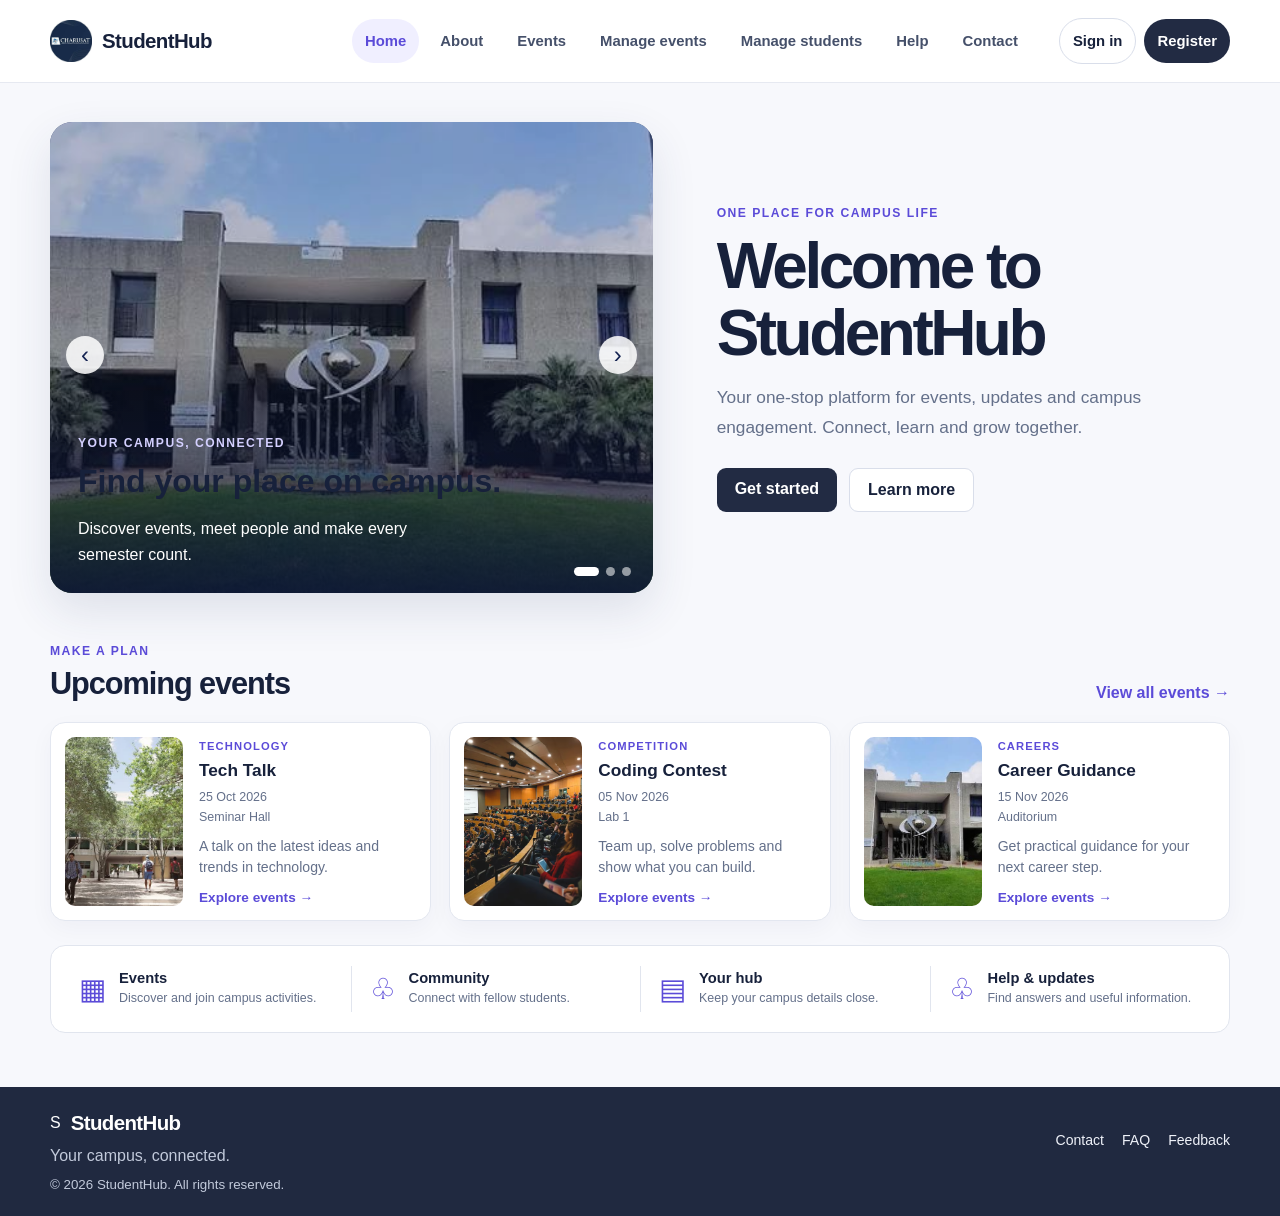
<file: pages/index.html>
<!doctype html>
<html lang="en">

<head>
    <meta charset="utf-8">
    <meta name="viewport" content="width=device-width, initial-scale=1">
    <meta name="description" content="Find campus events, updates and opportunities with StudentHub.">
    <title>StudentHub | Your campus, connected</title>
    <link rel="stylesheet" href="../css/style.css">
</head>

<body class="home-page">
    <a class="skip-link" href="#main">Skip to content</a>
    <header class="site-header">
        <div class="header-row home-header-row">
            <a class="brand" href="index.html" aria-label="StudentHub home">
                <img class="brand-logo" src="../images/logo.jpeg" alt="">
                <span class="site-name">StudentHub</span>
            </a>
            <div class="header-actions">
                <button class="menu-toggle" type="button" data-menu-toggle aria-expanded="false" aria-controls="home-nav">☰ <span>Menu</span></button>
            </div>
        </div>
        <nav id="home-nav" class="site-nav" aria-label="Main navigation">
            <ul>
                <li><a href="index.html" aria-current="page">Home</a></li>
                <li><a href="about.html">About</a></li>
                <li><a href="events.html">Events</a></li>
                <li><a href="events.html#event-management">Manage events</a></li>
                <li><a href="student_management.php">Manage students</a></li>
                <li><a href="faq.html">Help</a></li>
                <li><a href="contact.html">Contact</a></li>
                <li><a class="nav-login" href="login.html">Sign in</a></li>
                <li><a class="nav-register" href="register.php">Register</a></li>
            </ul>
        </nav>
    </header>

    <main id="main" class="home-main">
        <section class="home-hero" aria-labelledby="hero-title">
            <div class="slider" aria-label="Campus highlights" aria-roledescription="carousel">
                <article class="slide is-active" aria-hidden="false">
                    <img src="../images/image_main.jpeg" alt="Campus building surrounded by a green lawn">
                    <div class="slide-content"><p class="eyebrow">Your campus, connected</p><h2>Find your place on campus.</h2><p>Discover events, meet people and make every semester count.</p></div>
                </article>
                <article class="slide" aria-hidden="true">
                    <img src="../images/image1.jpeg" alt="Students and campus life">
                    <div class="slide-content"><p class="eyebrow">Campus life</p><h2>More to learn. More to do.</h2><p>Keep up with the people, activities and opportunities around you.</p></div>
                </article>
                <article class="slide" aria-hidden="true">
                    <img src="../images/image2.avif" alt="A view of student life at the university">
                    <div class="slide-content"><p class="eyebrow">Made for students</p><h2>Everything happening, in one hub.</h2><p>Browse campus updates and find your next event.</p></div>
                </article>
                <button class="slider-control prev" type="button" data-slider-prev aria-label="Previous slide">‹</button>
                <button class="slider-control next" type="button" data-slider-next aria-label="Next slide">›</button>
                <div class="slider-dots" aria-label="Choose a slide">
                    <button class="slider-dot is-active" type="button" aria-label="Show slide 1" aria-current="true"></button>
                    <button class="slider-dot" type="button" aria-label="Show slide 2"></button>
                    <button class="slider-dot" type="button" aria-label="Show slide 3"></button>
                </div>
            </div>
            <div class="home-hero-copy">
                <p class="eyebrow">One place for campus life</p>
                <h1 id="hero-title">Welcome to StudentHub</h1>
                <p class="lead">Your one-stop platform for events, updates and campus engagement. Connect, learn and grow together.</p>
                <div class="actions"><a class="button" href="register.php">Get started</a><a class="button button--quiet" href="about.html">Learn more</a></div>
            </div>
        </section>

        <section class="section home-events" aria-labelledby="events-title">
            <div class="section-head home-section-head"><div><p class="eyebrow">Make a plan</p><h2 id="events-title">Upcoming events</h2></div><a class="text-link" href="events.html">View all events <span aria-hidden="true">→</span></a></div>
            <div class="home-event-grid">
                <article class="home-event-card"><img src="../images/image1.jpeg" alt="" loading="lazy"><div><p class="event-label">Technology</p><h3>Tech Talk</h3><p class="event-meta"><time datetime="2026-10-25">25 Oct 2026</time><span>Seminar Hall</span></p><p>A talk on the latest ideas and trends in technology.</p><a href="events.html">Explore events <span aria-hidden="true">→</span></a></div></article>
                <article class="home-event-card"><img src="../images/image2.avif" alt="" loading="lazy"><div><p class="event-label">Competition</p><h3>Coding Contest</h3><p class="event-meta"><time datetime="2026-11-05">05 Nov 2026</time><span>Lab 1</span></p><p>Team up, solve problems and show what you can build.</p><a href="events.html">Explore events <span aria-hidden="true">→</span></a></div></article>
                <article class="home-event-card"><img src="../images/image_main.jpeg" alt="" loading="lazy"><div><p class="event-label">Careers</p><h3>Career Guidance</h3><p class="event-meta"><time datetime="2026-11-15">15 Nov 2026</time><span>Auditorium</span></p><p>Get practical guidance for your next career step.</p><a href="events.html">Explore events <span aria-hidden="true">→</span></a></div></article>
            </div>
        </section>

        <section class="home-benefits" aria-label="Explore StudentHub">
            <a href="events.html"><span class="benefit-icon" aria-hidden="true">▦</span><span><strong>Events</strong><small>Discover and join campus activities.</small></span></a>
            <a href="students.html"><span class="benefit-icon" aria-hidden="true">♧</span><span><strong>Community</strong><small>Connect with fellow students.</small></span></a>
            <a href="student_dashboard.php"><span class="benefit-icon" aria-hidden="true">▤</span><span><strong>Your hub</strong><small>Keep your campus details close.</small></span></a>
            <a href="faq.html"><span class="benefit-icon" aria-hidden="true">♧</span><span><strong>Help &amp; updates</strong><small>Find answers and useful information.</small></span></a>
        </section>
    </main>

    <footer class="site-footer"><div class="home-footer-inner"><a class="brand" href="index.html"><span class="brand-mark">S</span><span class="site-name">StudentHub</span></a><p>Your campus, connected.</p><div class="footer-links"><a href="contact.html">Contact</a><a href="faq.html">FAQ</a><a href="feedback.html">Feedback</a></div><small>© <span data-year>2026</span> StudentHub. All rights reserved.</small></div></footer>
    <script src="../js/script.js"></script>
</body>
</html>
</file>
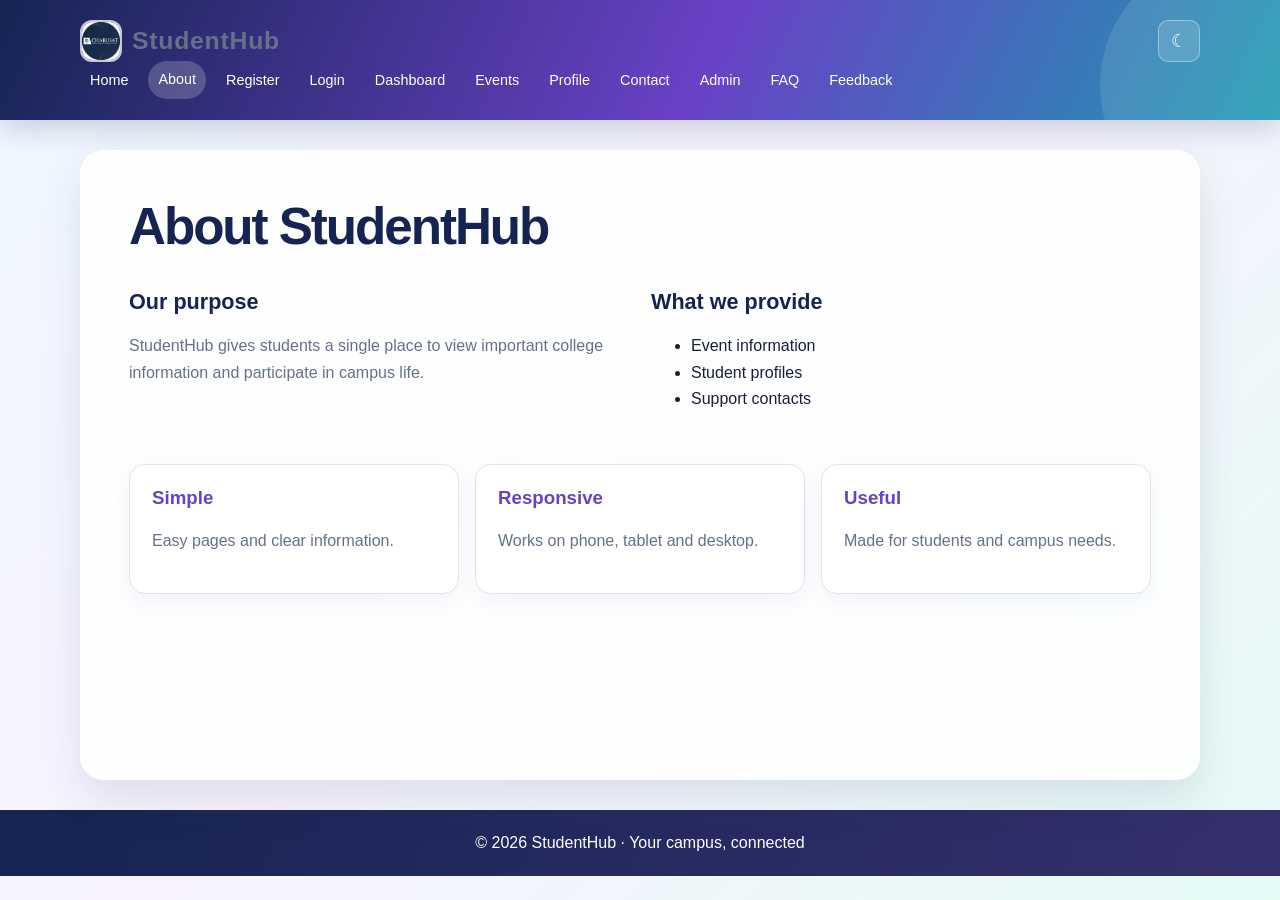
<file: pages/about.html>
<!doctype html><html lang="en"><head><meta charset="utf-8"><meta name="viewport" content="width=device-width,initial-scale=1"><title>About | StudentHub</title><link rel="stylesheet" href="../css/style.css"></head><body><header><div class="header-row"><div class="brand"><img class="brand-logo" src="../images/logo.jpeg" alt="StudentHub logo"><p class="site-name">StudentHub</p></div><div class="header-actions"><button class="icon-button" type="button" data-theme-toggle aria-label="Switch color theme">☾</button><button class="menu-toggle" type="button" data-menu-toggle aria-expanded="false">☰ Menu</button></div></div><nav class="site-nav" aria-label="Main navigation"><ul><li><a href="index.html">Home</a></li><li><a href="about.html" aria-current="page">About</a></li><li><a href="register.php">Register</a></li><li><a href="login.html">Login</a></li><li><a href="dashboard.html">Dashboard</a></li><li><a href="events.html">Events</a></li><li><a href="profile.html">Profile</a></li><li><a href="contact.html">Contact</a></li><li><a href="admin.html">Admin</a></li><li><a href="faq.html">FAQ</a></li><li><a href="feedback.html">Feedback</a></li></ul></nav></header><main><h1>About StudentHub</h1><section class="two-column"><div><h2>Our purpose</h2><p>StudentHub gives students a single place to view important college information and participate in campus life.</p></div><div><h2>What we provide</h2><ul class="list"><li>Event information</li><li>Student profiles</li><li>Support contacts</li></ul></div></section><section class="section"><div class="grid"><article class="card"><h3>Simple</h3><p>Easy pages and clear information.</p></article><article class="card"><h3>Responsive</h3><p>Works on phone, tablet and desktop.</p></article><article class="card"><h3>Useful</h3><p>Made for students and campus needs.</p></article></div></section></main><footer>&copy; 2026 StudentHub</footer><script src="../js/script.js"></script></body></html>
</file>
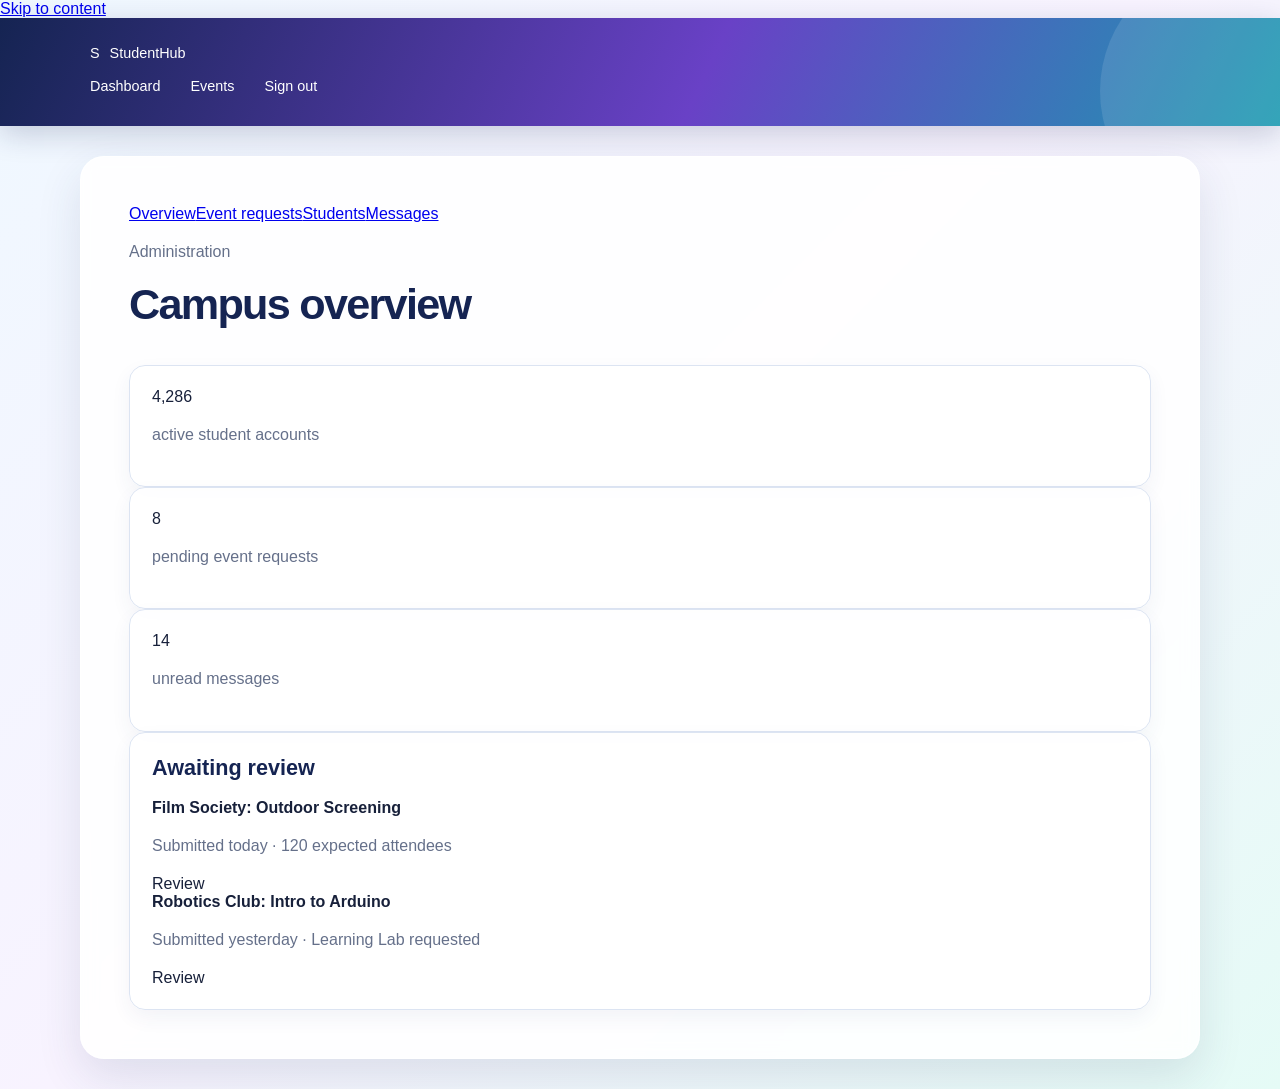
<file: pages/admin.html>
<!doctype html>
<html lang="en">

<head>
    <meta charset="utf-8">
    <meta name="viewport" content="width=device-width,initial-scale=1">
    <title>Admin — StudentHub</title>
    <link rel="stylesheet" href="../css/style.css">
</head>

<body><a class="skip-link" href="#main">Skip to content</a>
    <header class="site-header">
        <nav class="nav" aria-label="Primary navigation"><a class="brand" href="index.html"><span
                    class="brand-mark">S</span>StudentHub</a>
            <ul class="menu">
                <li><a href="dashboard.html">Dashboard</a></li>
                <li><a href="events.html">Events</a></li>
                <li><a href="login.html">Sign out</a></li>
            </ul>
        </nav>
    </header>
    <main id="main" class="container dashboard">
        <aside class="sidebar" aria-label="Admin navigation"><a class="active" href="admin.html">Overview</a><a
                href="#events">Event requests</a><a href="#people">Students</a><a href="#messages">Messages</a></aside>
        <section class="dashboard-main">
            <p class="eyebrow">Administration</p>
            <h1 style="font-size:2.7rem">Campus overview</h1>
            <div class="overview">
                <article class="card"><span class="metric">4,286</span>
                    <p>active student accounts</p>
                </article>
                <article class="card"><span class="metric">8</span>
                    <p>pending event requests</p>
                </article>
                <article class="card"><span class="metric">14</span>
                    <p>unread messages</p>
                </article>
            </div>
            <article class="card list-card" id="events">
                <h2>Awaiting review</h2>
                <div class="list-row">
                    <div><strong>Film Society: Outdoor Screening</strong>
                        <p>Submitted today · 120 expected attendees</p>
                    </div><span class="tag">Review</span>
                </div>
                <div class="list-row">
                    <div><strong>Robotics Club: Intro to Arduino</strong>
                        <p>Submitted yesterday · Learning Lab requested</p>
                    </div><span class="tag">Review</span>
                </div>
            </article>
        </section>
    </main>
    <script src="../js/script.js"></script>
</body>

</html>
</file>
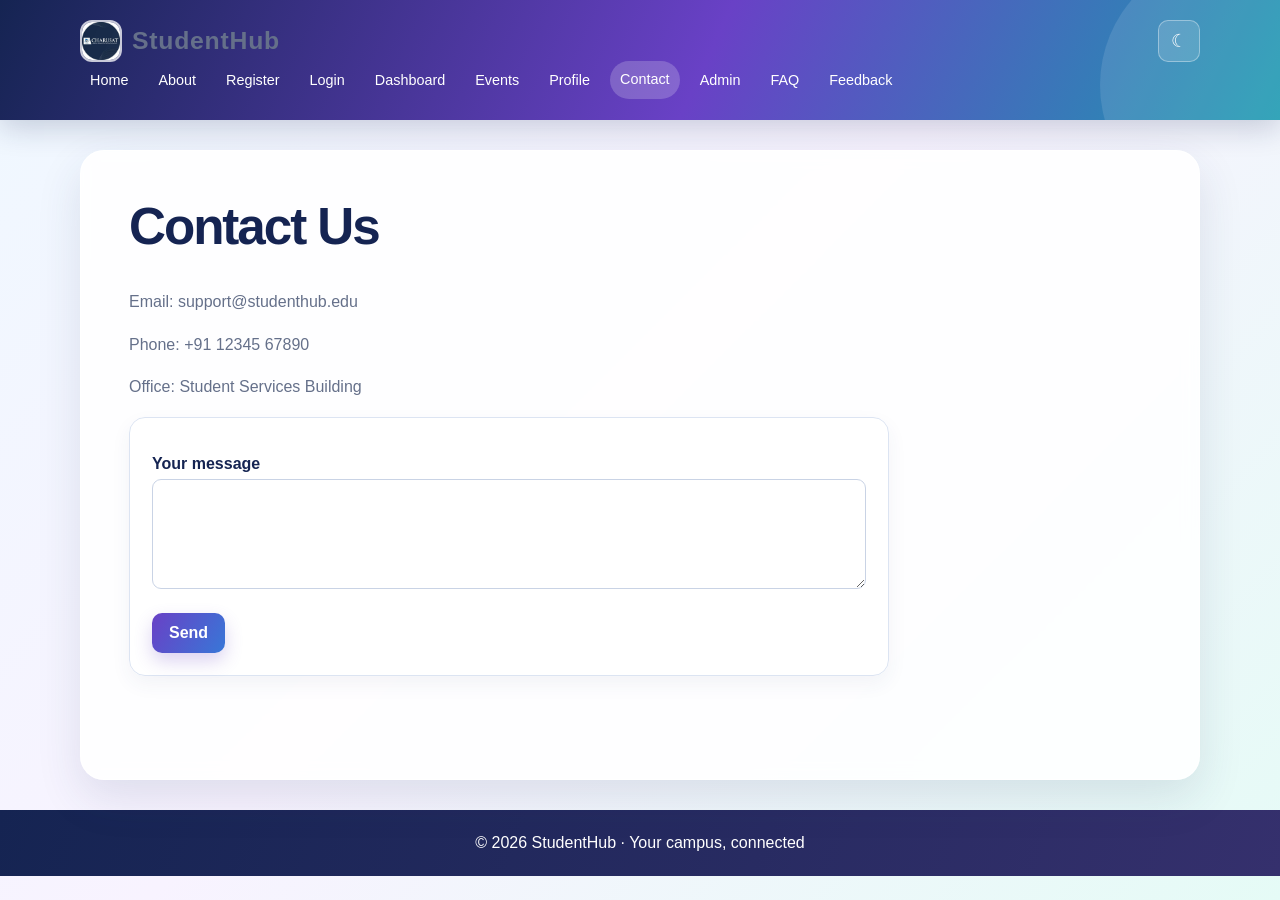
<file: pages/contact.html>
<!doctype html><html lang="en"><head><meta charset="utf-8"><meta name="viewport" content="width=device-width,initial-scale=1"><title>Contact | StudentHub</title><link rel="stylesheet" href="../css/style.css"></head><body><header><div class="header-row"><div class="brand"><img class="brand-logo" src="../images/logo.jpeg" alt="StudentHub logo"><p class="site-name">StudentHub</p></div><div class="header-actions"><button class="icon-button" type="button" data-theme-toggle aria-label="Switch color theme">☾</button><button class="menu-toggle" type="button" data-menu-toggle aria-expanded="false">☰ Menu</button></div></div><nav class="site-nav" aria-label="Main navigation"><ul><li><a href="index.html">Home</a></li><li><a href="about.html">About</a></li><li><a href="register.php">Register</a></li><li><a href="login.html">Login</a></li><li><a href="dashboard.html">Dashboard</a></li><li><a href="events.html">Events</a></li><li><a href="profile.html">Profile</a></li><li><a href="contact.html" aria-current="page">Contact</a></li><li><a href="admin.html">Admin</a></li><li><a href="faq.html">FAQ</a></li><li><a href="feedback.html">Feedback</a></li></ul></nav></header><main><h1>Contact Us</h1><p>Email: support@studenthub.edu</p><p>Phone: +91 12345 67890</p><p>Office: Student Services Building</p><form class="form-box"><label for="message">Your message</label><textarea id="message" required></textarea><button class="button" type="submit">Send</button></form></main><footer>&copy; 2026 StudentHub</footer><script src="../js/script.js"></script></body></html>
</file>
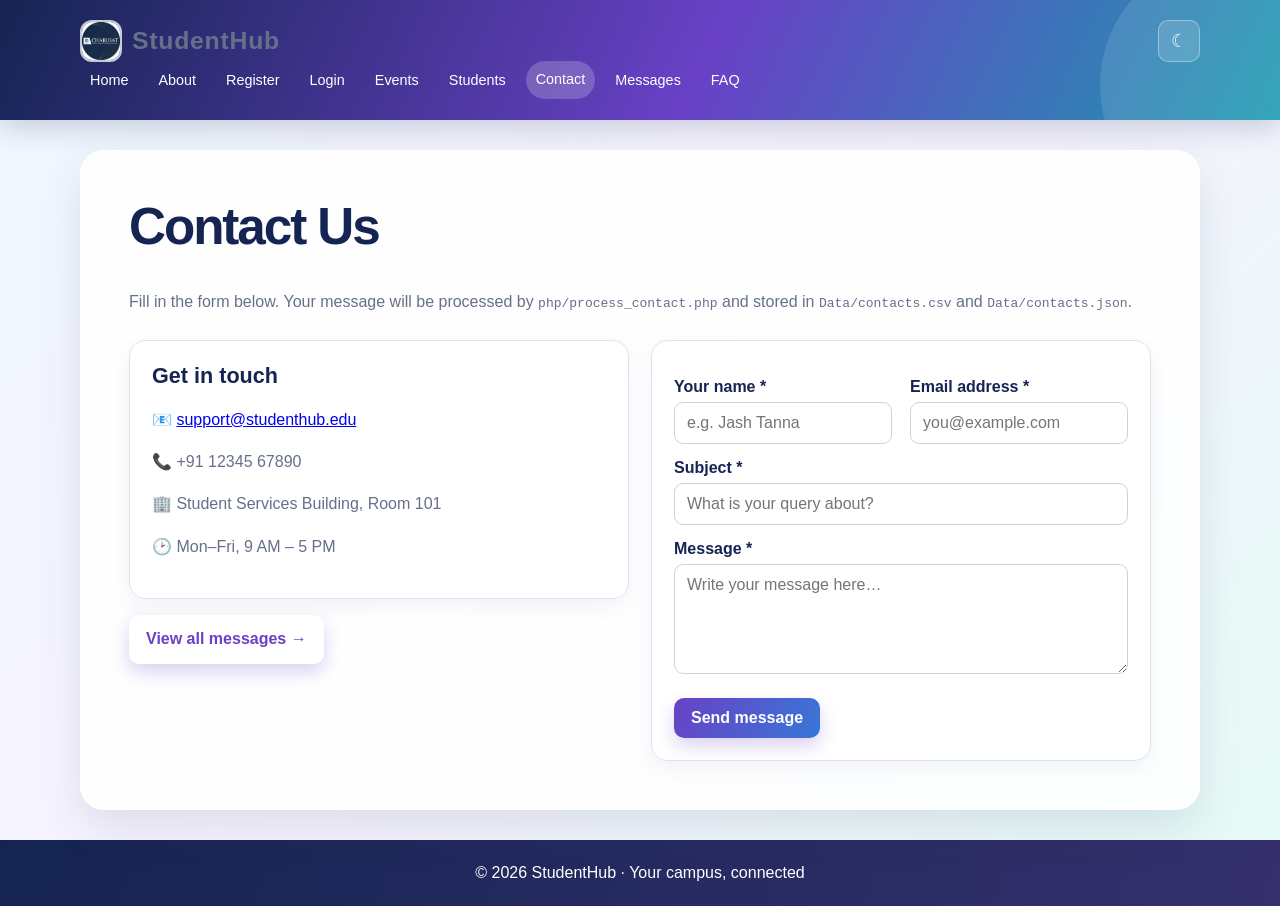
<file: pages/contact_php.html>
<!doctype html>
<html lang="en">
<head>
    <meta charset="utf-8">
    <meta name="viewport" content="width=device-width,initial-scale=1">
    <title>Contact | StudentHub</title>
    <link rel="stylesheet" href="../css/style.css">
</head>
<body>
    <header>
        <div class="header-row">
            <div class="brand">
                <img class="brand-logo" src="../images/logo.jpeg" alt="StudentHub logo">
                <p class="site-name">StudentHub</p>
            </div>
            <div class="header-actions">
                <button class="icon-button" type="button" data-theme-toggle aria-label="Switch color theme">☾</button>
                <button class="menu-toggle" type="button" data-menu-toggle aria-expanded="false">☰ Menu</button>
            </div>
        </div>
        <nav class="site-nav" aria-label="Main navigation">
            <ul>
                <li><a href="index.html">Home</a></li>
                <li><a href="about.html">About</a></li>
                <li><a href="register.php">Register</a></li>
                <li><a href="login.html">Login</a></li>
                <li><a href="events.html">Events</a></li>
                <li><a href="students.html">Students</a></li>
                <li><a href="contact_php.html" aria-current="page">Contact</a></li>
                <li><a href="../php/view_contacts.php">Messages</a></li>
                <li><a href="faq.html">FAQ</a></li>
            </ul>
        </nav>
    </header>

    <main>
        <h1>Contact Us</h1>
        <p>Fill in the form below. Your message will be processed by
           <code>php/process_contact.php</code> and stored in
           <code>Data/contacts.csv</code> and <code>Data/contacts.json</code>.</p>

        <!-- ── Server response banner ── -->
        <div id="server-banner" class="server-banner" role="alert" aria-live="assertive" hidden></div>

        <div class="two-column" style="margin-top:24px">
            <!-- Contact info card -->
            <div>
                <div class="card" style="margin-bottom:16px">
                    <h2>Get in touch</h2>
                    <p>📧 <a href="mailto:support@studenthub.edu">support@studenthub.edu</a></p>
                    <p>📞 +91 12345 67890</p>
                    <p>🏢 Student Services Building, Room 101</p>
                    <p>🕑 Mon–Fri, 9 AM – 5 PM</p>
                </div>
                <p style="margin-top:12px">
                    <a href="../php/view_contacts.php" class="button button--light" style="margin:0">
                        View all messages &rarr;
                    </a>
                </p>
            </div>

            <!-- Contact form POSTing to PHP -->
            <form class="form-box"
                  action="../php/process_contact.php"
                  method="POST"
                  novalidate>

                <div class="form-grid">
                    <!-- Name -->
                    <div>
                        <label for="contact_name">Your name *</label>
                        <input id="contact_name" name="contact_name" type="text"
                               autocomplete="name" placeholder="e.g. Jash Tanna"
                               required minlength="3">
                    </div>

                    <!-- Email -->
                    <div>
                        <label for="contact_email">Email address *</label>
                        <input id="contact_email" name="contact_email" type="email"
                               autocomplete="email" placeholder="you@example.com"
                               required>
                    </div>

                    <!-- Subject -->
                    <div class="full">
                        <label for="contact_subject">Subject *</label>
                        <input id="contact_subject" name="contact_subject" type="text"
                               placeholder="What is your query about?" required minlength="3">
                    </div>

                    <!-- Message -->
                    <div class="full">
                        <label for="contact_message">Message *</label>
                        <textarea id="contact_message" name="contact_message"
                                  placeholder="Write your message here…"
                                  required minlength="10"></textarea>
                    </div>
                </div>

                <button class="button" type="submit">Send message</button>
            </form>
        </div>
    </main>

    <footer>&copy; 2026 StudentHub</footer>
    <script src="../js/script.js"></script>
    <script>
        /* ── Read ?status= from PHP redirect and show banner ── */
        (function () {
            const params = new URLSearchParams(location.search);
            const status = params.get('status');
            const msg    = params.get('msg');
            const banner = document.getElementById('server-banner');
            if (!status || !banner) return;

            if (status === 'success') {
                banner.textContent = '✅ Message sent! We will get back to you soon.';
                banner.classList.add('banner-success');
            } else {
                banner.textContent = '❌ ' + (msg || 'Please fix the errors and try again.');
                banner.classList.add('banner-error');
            }
            banner.hidden = false;
            banner.scrollIntoView({ behavior: 'smooth', block: 'center' });
            history.replaceState(null, '', location.pathname);
        })();
    </script>
</body>
</html>
</file>
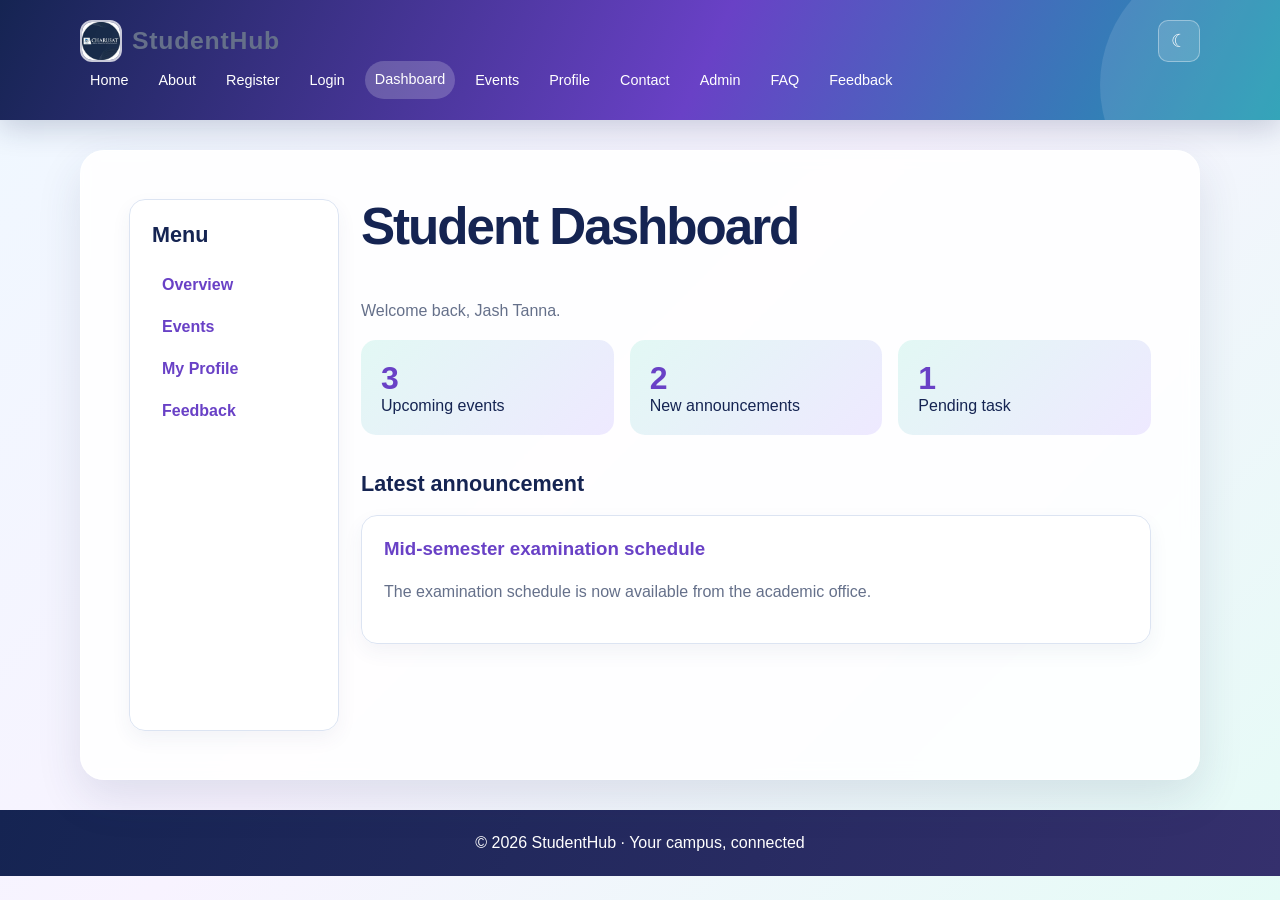
<file: pages/dashboard.html>
<!doctype html><html lang="en"><head><meta charset="utf-8"><meta name="viewport" content="width=device-width,initial-scale=1"><title>Dashboard | StudentHub</title><link rel="stylesheet" href="../css/style.css"></head><body><header><div class="header-row"><div class="brand"><img class="brand-logo" src="../images/logo.jpeg" alt="StudentHub logo"><p class="site-name">StudentHub</p></div><div class="header-actions"><button class="icon-button" type="button" data-theme-toggle aria-label="Switch color theme">☾</button><button class="menu-toggle" type="button" data-menu-toggle aria-expanded="false">☰ Menu</button></div></div><nav class="site-nav" aria-label="Main navigation"><ul><li><a href="index.html">Home</a></li><li><a href="about.html">About</a></li><li><a href="register.php">Register</a></li><li><a href="login.html">Login</a></li><li><a href="dashboard.html" aria-current="page">Dashboard</a></li><li><a href="events.html">Events</a></li><li><a href="profile.html">Profile</a></li><li><a href="contact.html">Contact</a></li><li><a href="admin.html">Admin</a></li><li><a href="faq.html">FAQ</a></li><li><a href="feedback.html">Feedback</a></li></ul></nav></header><main class="dashboard-layout"><aside class="side-menu"><h2>Menu</h2><a href="dashboard.html">Overview</a><a href="events.html">Events</a><a href="profile.html">My Profile</a><a href="feedback.html">Feedback</a></aside><section><h1>Student Dashboard</h1><p>Welcome back, Jash Tanna.</p><div class="stats"><article class="stat"><strong>3</strong>Upcoming events</article><article class="stat"><strong>2</strong>New announcements</article><article class="stat"><strong>1</strong>Pending task</article></div><section class="section"><h2>Latest announcement</h2><div class="card"><h3>Mid-semester examination schedule</h3><p>The examination schedule is now available from the academic office.</p></div></section></section></main><footer>&copy; 2026 StudentHub</footer><script src="../js/script.js"></script></body></html>
</file>
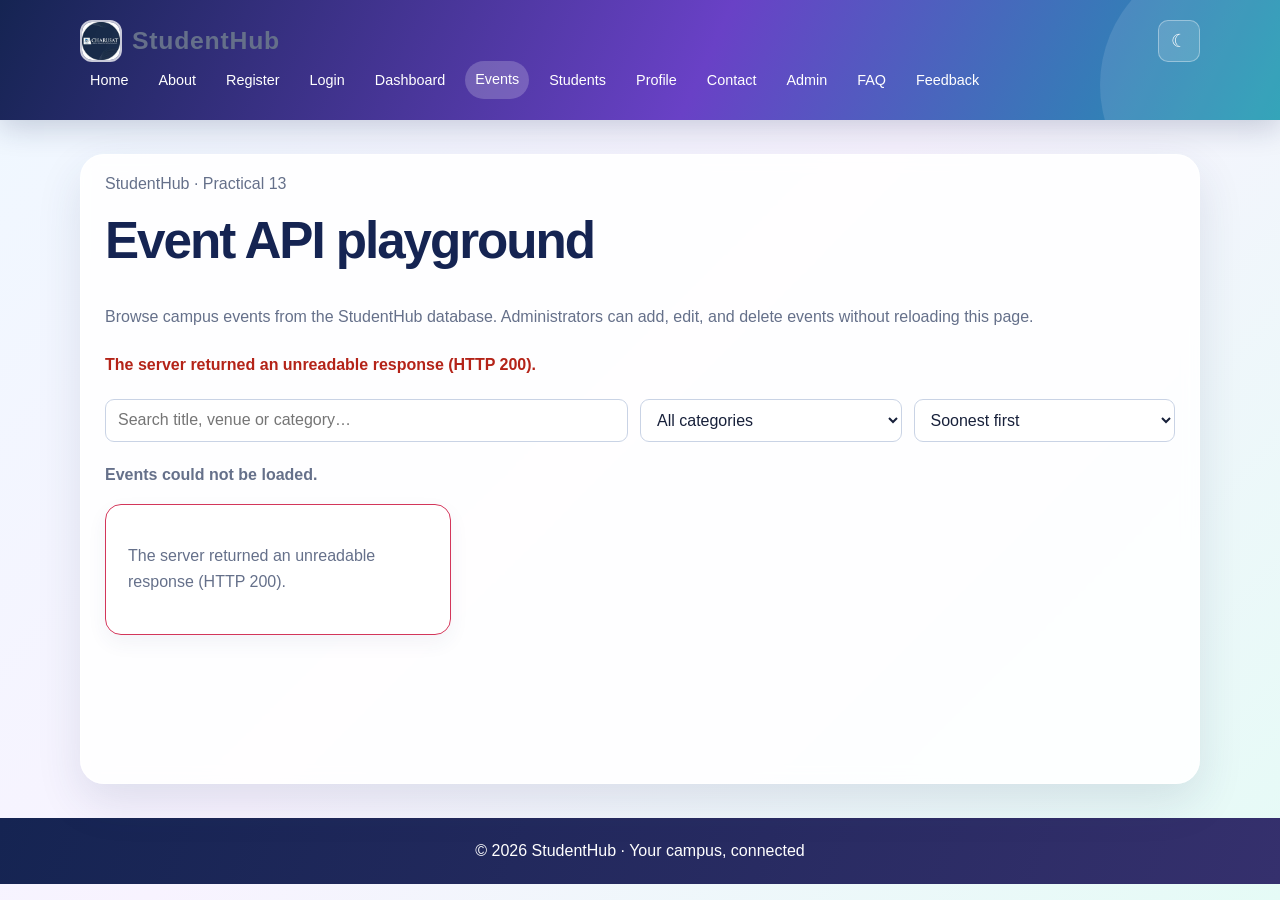
<file: pages/events.html>
<!doctype html>
<html lang="en">
<head>
    <meta charset="utf-8">
    <meta name="viewport" content="width=device-width,initial-scale=1">
    <title>Event API Playground | StudentHub</title>
    <link rel="stylesheet" href="../css/style.css">
    <style>
        .p13-wrap{max-width:1180px;margin:34px auto;padding:0 24px 40px}.p13-intro{margin:8px 0 22px;color:var(--muted)}.p13-panel{margin:18px 0;padding:22px;border:1px solid var(--line);border-radius:16px;background:var(--surface);box-shadow:var(--shadow)}.p13-panel h2{margin:0 0 14px}.p13-form{display:grid;grid-template-columns:repeat(3,minmax(0,1fr));gap:13px 16px}.p13-field{display:grid;gap:6px;font-weight:650}.p13-field--wide{grid-column:span 2}.p13-field input,.p13-field select,.p13-field textarea{width:100%;padding:10px 12px;border:1px solid var(--line);border-radius:9px;background:var(--surface);color:var(--ink);font:inherit}.p13-field textarea{min-height:82px;resize:vertical}.p13-actions{display:flex;align-items:center;gap:10px;flex-wrap:wrap;grid-column:1/-1}.p13-actions .button{margin:0}.p13-secondary{padding:10px 14px;border:1px solid var(--line);border-radius:9px;background:var(--surface);color:var(--ink);font:inherit;font-weight:700;cursor:pointer}.p13-feedback{min-height:1.5em;margin:10px 0;color:var(--muted);font-weight:650}.p13-feedback[data-kind="success"]{color:#166534}.p13-feedback[data-kind="error"]{color:#b42318}.p13-event-actions{display:flex;gap:9px;flex-wrap:wrap;margin-top:11px}.p13-event-actions button{padding:6px 10px;border:1px solid var(--line);border-radius:8px;background:var(--surface);color:var(--ink);font:inherit;font-weight:700;cursor:pointer}.p13-event-actions .p13-delete{color:#b42318}.p13-signed-out{padding:15px;border-radius:12px;background:rgba(105,65,198,.08)}.p13-signed-out a{font-weight:750}
        .p13-audit-wrap{overflow-x:auto}.p13-audit-table{width:100%;min-width:620px;border-collapse:collapse}.p13-audit-table th,.p13-audit-table td{padding:11px 13px;border-bottom:1px solid var(--line);text-align:left}.p13-audit-table th{background:rgba(105,65,198,.08);color:var(--navy);font-size:.82rem;text-transform:uppercase;letter-spacing:.04em}.p13-audit-table tr:last-child td{border-bottom:0}.p13-audit-empty{color:var(--muted)}
        @media(max-width:760px){.p13-form{grid-template-columns:repeat(2,minmax(0,1fr))}}
        @media(max-width:520px){.p13-wrap{padding:0 16px 28px}.p13-form{grid-template-columns:1fr}.p13-field--wide{grid-column:auto}.p13-panel{padding:17px}}
    </style>
</head>
<body>
    <header>
        <div class="header-row">
            <div class="brand">
                <img class="brand-logo" src="../images/logo.jpeg" alt="StudentHub logo">
                <p class="site-name">StudentHub</p>
            </div>
            <div class="header-actions">
                <button class="icon-button" type="button" data-theme-toggle aria-label="Switch color theme">☾</button>
                <button class="menu-toggle" type="button" data-menu-toggle aria-expanded="false">☰ Menu</button>
            </div>
        </div>
        <nav class="site-nav" aria-label="Main navigation">
            <ul>
                <li><a href="index.html">Home</a></li>
                <li><a href="about.html">About</a></li>
                <li><a href="register.php">Register</a></li>
                <li><a href="login.html">Login</a></li>
                <li><a href="dashboard.html">Dashboard</a></li>
                <li><a href="events.html" aria-current="page">Events</a></li>
                <li><a href="students.html">Students</a></li>
                <li><a href="profile.html">Profile</a></li>
                <li><a href="contact.html">Contact</a></li>
                <li><a href="admin.html">Admin</a></li>
                <li><a href="faq.html">FAQ</a></li>
                <li><a href="feedback.html">Feedback</a></li>
            </ul>
        </nav>
    </header>

    <main class="p13-wrap">
        <p class="eyebrow">StudentHub · Practical 13</p>
        <h1>Event API playground</h1>
        <p class="p13-intro">Browse campus events from the StudentHub database. Administrators can add, edit, and delete events without reloading this page.</p>

        <p id="event-feedback" class="p13-feedback" role="status" aria-live="polite"></p>
        <span id="event-management"></span>
        <section id="event-form-panel" class="p13-panel" aria-labelledby="event-form-heading" hidden>
            <h2 id="event-form-heading">Add an event</h2>
            <form id="event-form" class="p13-form">
                <input id="event-id" name="id" type="hidden">
                <label class="p13-field">Event title<input id="event-title" name="title" maxlength="150" required></label>
                <label class="p13-field">Date<input id="event-date" name="date" type="date" required></label>
                <label class="p13-field">Time<input id="event-time" name="time" type="time" required></label>
                <label class="p13-field">Venue<input id="event-venue" name="venue" maxlength="100" required></label>
                <label class="p13-field">Category<input id="event-category-input" name="category" maxlength="50" required></label>
                <label class="p13-field">Capacity<input id="event-capacity" name="capacity" type="number" min="1" max="100000" value="100" required></label>
                <label class="p13-field p13-field--wide">Description<textarea id="event-description" name="description" maxlength="5000"></textarea></label>
                <label class="p13-field">Status<select id="event-record-status" name="status"><option value="open">Open</option><option value="closed">Closed</option></select></label>
                <div class="p13-actions"><button id="event-save" class="button" type="submit">Add event</button><button id="event-cancel-edit" class="p13-secondary" type="button" hidden>Cancel edit</button></div>
            </form>
        </section>
        <p id="event-sign-in" class="p13-signed-out" hidden>Sign in with an administrator account to manage events. <a href="login.html">Sign in</a></p>

        <!-- Practical 6 — Search / Filter / Sort toolbar -->
        <div class="data-toolbar">
            <input id="event-search" type="search" placeholder="Search title, venue or category…" aria-label="Search events">
            <select id="event-category" aria-label="Filter by category">
                <option value="">All categories</option>
            </select>
            <select id="event-sort" aria-label="Sort events">
                <option value="date">Soonest first</option>
                <option value="title">Title A–Z</option>
            </select>
        </div>

        <p id="event-status" class="data-status" role="status">Loading events…</p>

        <section id="event-list" class="grid" aria-live="polite">
            <div class="card"><p>Loading events…</p></div>
        </section>

        <div id="event-pagination" class="pagination" aria-label="Event pagination"></div>

        <section id="event-audit-panel" class="p13-panel" aria-labelledby="event-audit-heading" hidden>
            <h2 id="event-audit-heading">Event Audit Log</h2>
            <p class="p13-intro">Recent event changes saved to the database audit table.</p>
            <div class="p13-audit-wrap">
                <table class="p13-audit-table">
                    <thead><tr><th>Event</th><th>Action</th><th>Administrator</th><th>Time</th></tr></thead>
                    <tbody id="event-audit-rows"><tr><td colspan="4" class="p13-audit-empty">Loading audit history…</td></tr></tbody>
                </table>
            </div>
        </section>
    </main>

    <footer>&copy; 2026 StudentHub</footer>
    <script src="../js/script.js"></script>
    <script type="module" src="../js/events-view.js"></script>
</body>
</html>
</file>
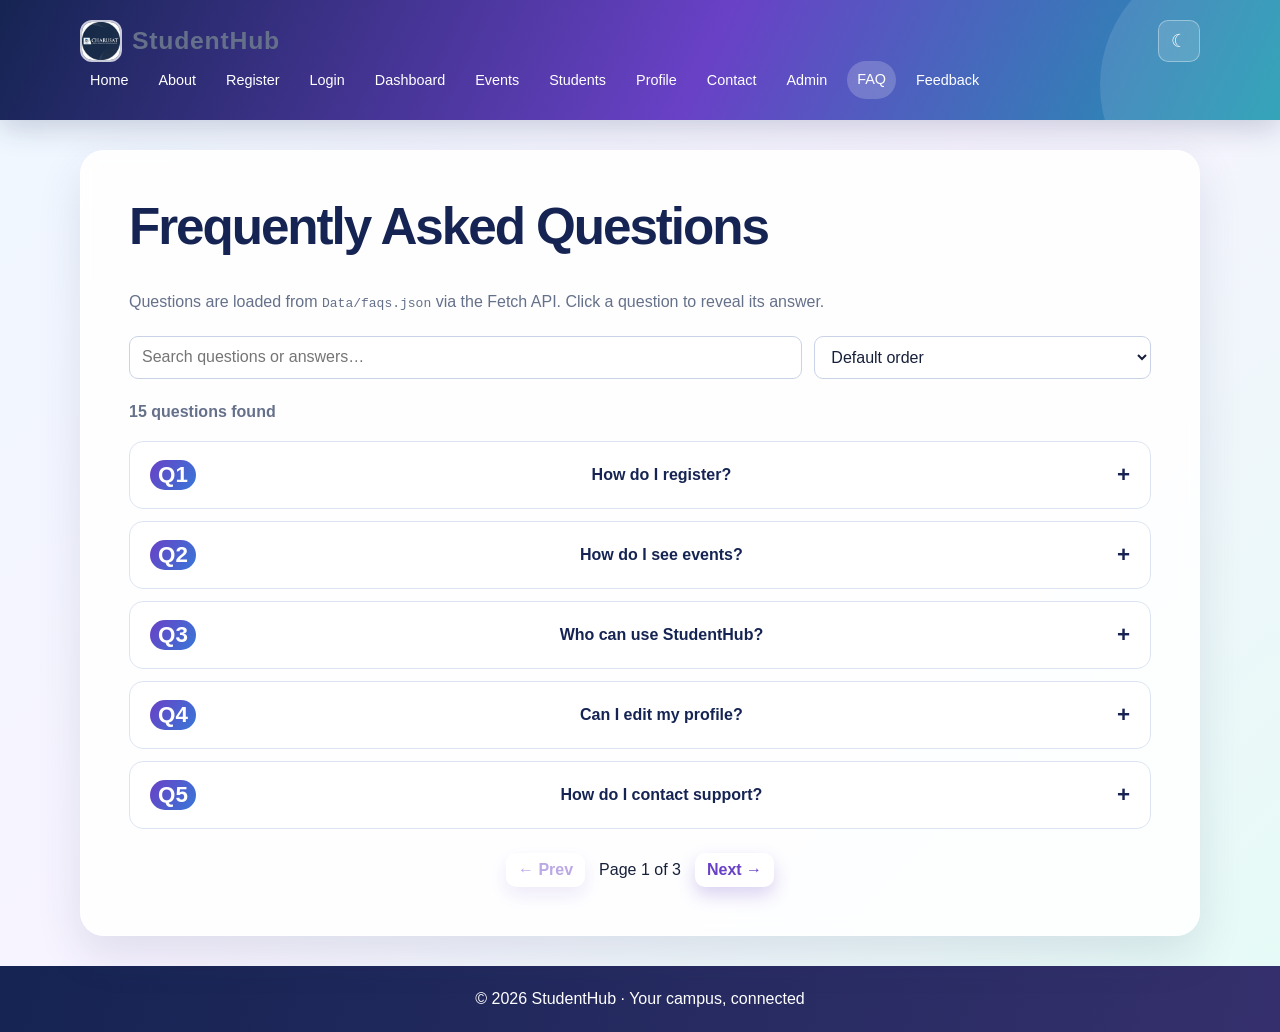
<file: pages/faq.html>
<!doctype html>
<html lang="en">
<head>
    <meta charset="utf-8">
    <meta name="viewport" content="width=device-width,initial-scale=1">
    <title>FAQ | StudentHub</title>
    <link rel="stylesheet" href="../css/style.css">
</head>
<body>
    <header>
        <div class="header-row">
            <div class="brand">
                <img class="brand-logo" src="../images/logo.jpeg" alt="StudentHub logo">
                <p class="site-name">StudentHub</p>
            </div>
            <div class="header-actions">
                <button class="icon-button" type="button" data-theme-toggle aria-label="Switch color theme">☾</button>
                <button class="menu-toggle" type="button" data-menu-toggle aria-expanded="false">☰ Menu</button>
            </div>
        </div>
        <nav class="site-nav" aria-label="Main navigation">
            <ul>
                <li><a href="index.html">Home</a></li>
                <li><a href="about.html">About</a></li>
                <li><a href="register.php">Register</a></li>
                <li><a href="login.html">Login</a></li>
                <li><a href="dashboard.html">Dashboard</a></li>
                <li><a href="events.html">Events</a></li>
                <li><a href="students.html">Students</a></li>
                <li><a href="profile.html">Profile</a></li>
                <li><a href="contact.html">Contact</a></li>
                <li><a href="admin.html">Admin</a></li>
                <li><a href="faq.html" aria-current="page">FAQ</a></li>
                <li><a href="feedback.html">Feedback</a></li>
            </ul>
        </nav>
    </header>

    <main>
        <h1>Frequently Asked Questions</h1>
        <p>Questions are loaded from <code>Data/faqs.json</code> via the Fetch API. Click a question to reveal its answer.</p>

        <!-- Practical 6 — Search + Sort toolbar -->
        <div class="data-toolbar data-toolbar--2col">
            <input id="faq-search" type="search" placeholder="Search questions or answers…" aria-label="Search FAQs">
            <select id="faq-sort" aria-label="Sort questions">
                <option value="default">Default order</option>
                <option value="az">Question A–Z</option>
                <option value="za">Question Z–A</option>
            </select>
        </div>

        <p id="faq-status" class="data-status" role="status">Loading FAQs…</p>

        <section id="faq-data-list" class="faq-list" aria-live="polite" aria-label="Frequently asked questions">
            <div class="card"><p>Loading…</p></div>
        </section>

        <div id="faq-pagination" class="pagination" aria-label="FAQ pagination"></div>
    </main>

    <footer>&copy; 2026 StudentHub</footer>
    <script src="../js/script.js"></script>
    <script type="module" src="../js/faq-view.js"></script>
</body>
</html>
</file>
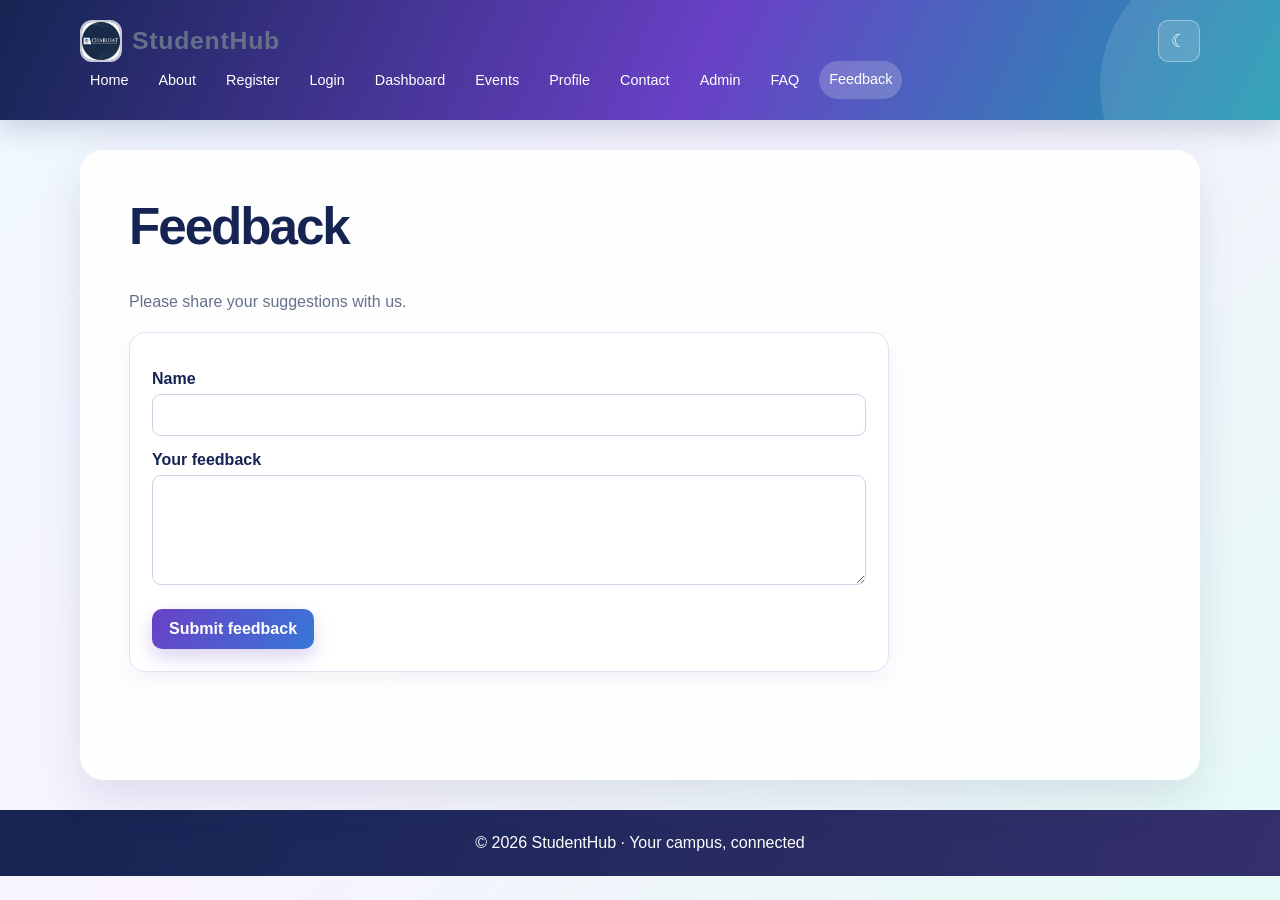
<file: pages/feedback.html>
<!doctype html><html lang="en"><head><meta charset="utf-8"><meta name="viewport" content="width=device-width,initial-scale=1"><title>Feedback | StudentHub</title><link rel="stylesheet" href="../css/style.css"></head><body><header><div class="header-row"><div class="brand"><img class="brand-logo" src="../images/logo.jpeg" alt="StudentHub logo"><p class="site-name">StudentHub</p></div><div class="header-actions"><button class="icon-button" type="button" data-theme-toggle aria-label="Switch color theme">☾</button><button class="menu-toggle" type="button" data-menu-toggle aria-expanded="false">☰ Menu</button></div></div><nav class="site-nav" aria-label="Main navigation"><ul><li><a href="index.html">Home</a></li><li><a href="about.html">About</a></li><li><a href="register.php">Register</a></li><li><a href="login.html">Login</a></li><li><a href="dashboard.html">Dashboard</a></li><li><a href="events.html">Events</a></li><li><a href="profile.html">Profile</a></li><li><a href="contact.html">Contact</a></li><li><a href="admin.html">Admin</a></li><li><a href="faq.html">FAQ</a></li><li><a href="feedback.html" aria-current="page">Feedback</a></li></ul></nav></header><main><h1>Feedback</h1><p>Please share your suggestions with us.</p><form class="form-box"><label for="name">Name</label><input id="name" required><label for="feedback">Your feedback</label><textarea id="feedback" required></textarea><button class="button" type="submit">Submit feedback</button></form></main><footer>&copy; 2026 StudentHub</footer><script src="../js/script.js"></script></body></html>
</file>
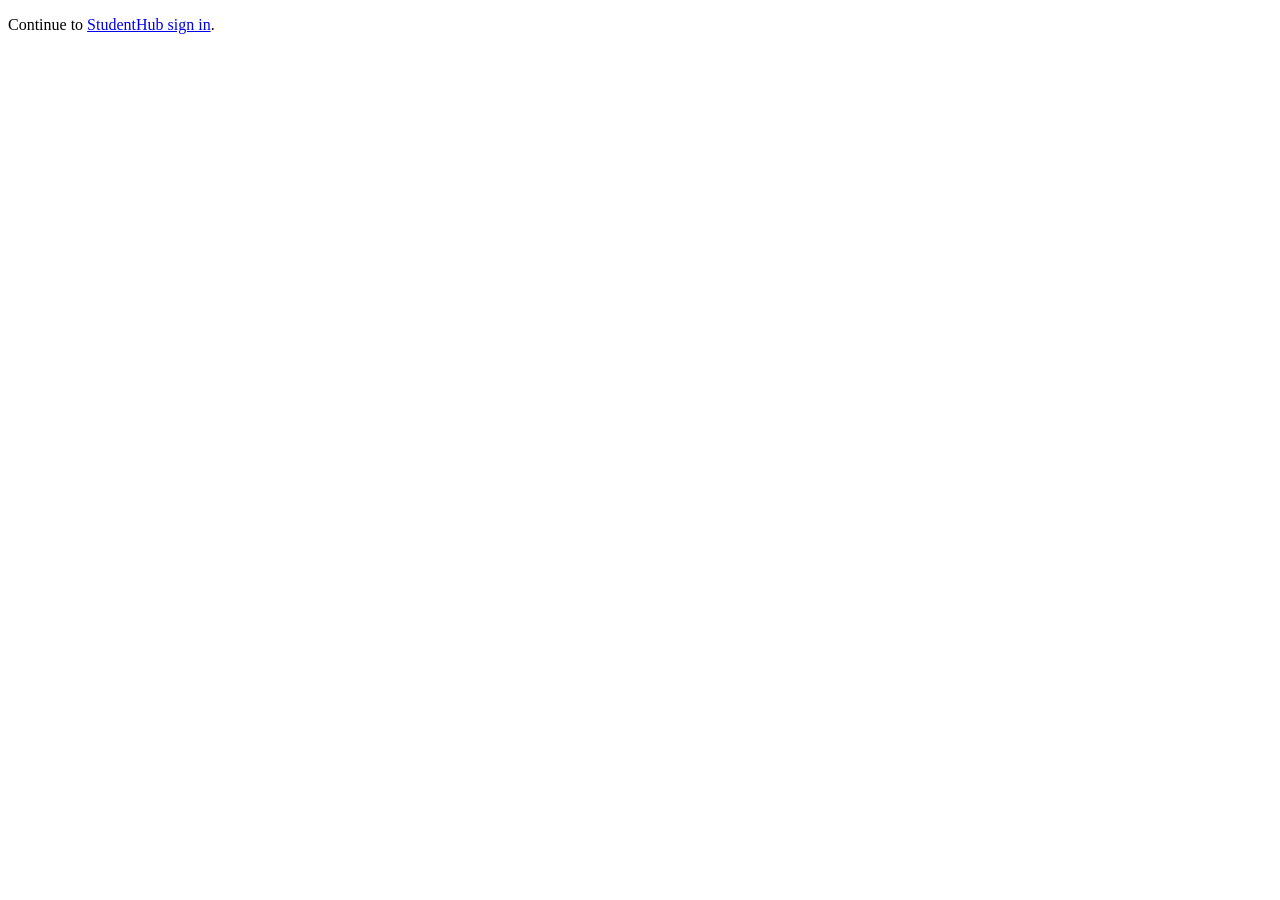
<file: pages/login.html>
<!doctype html><html lang="en"><head><meta charset="utf-8"><meta http-equiv="refresh" content="0;url=login.php"><title>Sign in | StudentHub</title></head><body><p>Continue to <a href="login.php">StudentHub sign in</a>.</p></body></html>
</file>
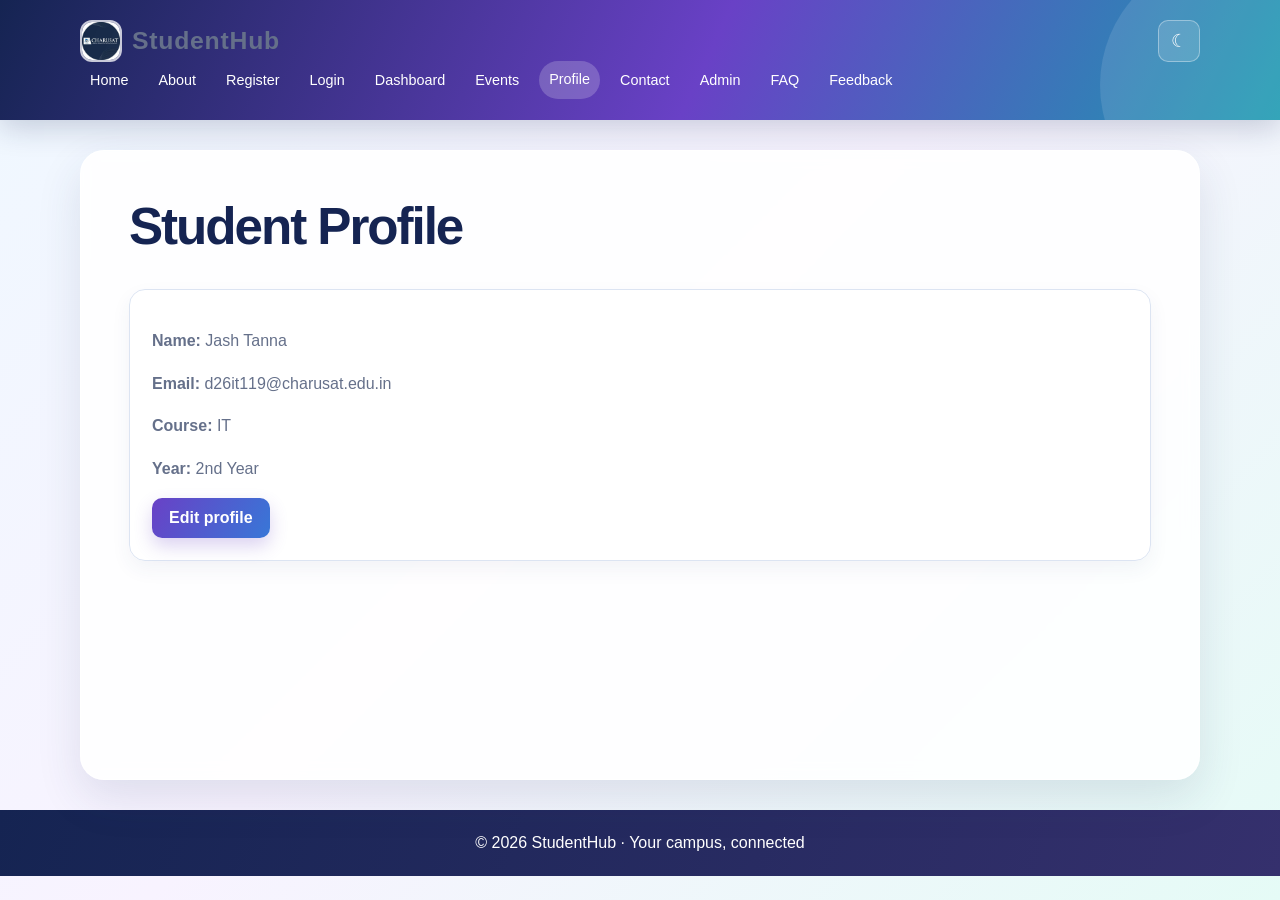
<file: pages/profile.html>
<!doctype html><html lang="en"><head><meta charset="utf-8"><meta name="viewport" content="width=device-width,initial-scale=1"><title>Profile | StudentHub</title><link rel="stylesheet" href="../css/style.css"></head><body><header><div class="header-row"><div class="brand"><img class="brand-logo" src="../images/logo.jpeg" alt="StudentHub logo"><p class="site-name">StudentHub</p></div><div class="header-actions"><button class="icon-button" type="button" data-theme-toggle aria-label="Switch color theme">☾</button><button class="menu-toggle" type="button" data-menu-toggle aria-expanded="false">☰ Menu</button></div></div><nav class="site-nav" aria-label="Main navigation"><ul><li><a href="index.html">Home</a></li><li><a href="about.html">About</a></li><li><a href="register.php">Register</a></li><li><a href="login.html">Login</a></li><li><a href="dashboard.html">Dashboard</a></li><li><a href="events.html">Events</a></li><li><a href="profile.html" aria-current="page">Profile</a></li><li><a href="contact.html">Contact</a></li><li><a href="admin.html">Admin</a></li><li><a href="faq.html">FAQ</a></li><li><a href="feedback.html">Feedback</a></li></ul></nav></header><main><h1>Student Profile</h1><div class="card"><p><strong>Name:</strong> Jash Tanna</p><p><strong>Email:</strong> d26it119@charusat.edu.in</p><p><strong>Course:</strong> IT</p><p><strong>Year:</strong> 2nd Year</p><a class="button" href="profile.html">Edit profile</a></div></main><footer>&copy; 2026 StudentHub</footer><script src="../js/script.js"></script></body></html>
</file>
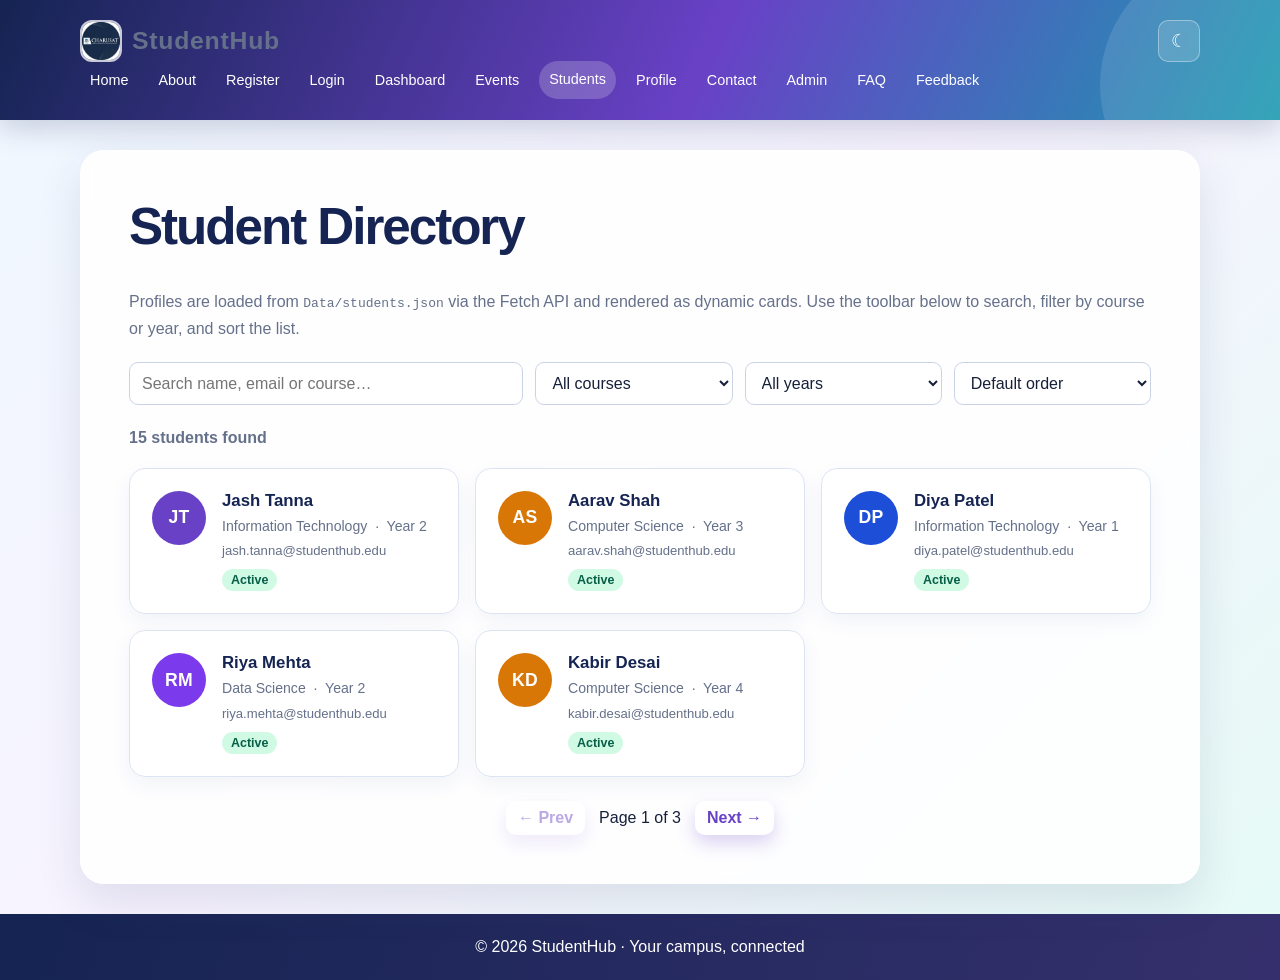
<file: pages/students.html>
<!doctype html>
<html lang="en">
<head>
    <meta charset="utf-8">
    <meta name="viewport" content="width=device-width,initial-scale=1">
    <title>Students | StudentHub</title>
    <link rel="stylesheet" href="../css/style.css">
</head>
<body>
    <header>
        <div class="header-row">
            <div class="brand">
                <img class="brand-logo" src="../images/logo.jpeg" alt="StudentHub logo">
                <p class="site-name">StudentHub</p>
            </div>
            <div class="header-actions">
                <button class="icon-button" type="button" data-theme-toggle aria-label="Switch color theme">☾</button>
                <button class="menu-toggle" type="button" data-menu-toggle aria-expanded="false">☰ Menu</button>
            </div>
        </div>
        <nav class="site-nav" aria-label="Main navigation">
            <ul>
                <li><a href="index.html">Home</a></li>
                <li><a href="about.html">About</a></li>
                <li><a href="register.php">Register</a></li>
                <li><a href="login.html">Login</a></li>
                <li><a href="dashboard.html">Dashboard</a></li>
                <li><a href="events.html">Events</a></li>
                <li><a href="students.html" aria-current="page">Students</a></li>
                <li><a href="profile.html">Profile</a></li>
                <li><a href="contact.html">Contact</a></li>
                <li><a href="admin.html">Admin</a></li>
                <li><a href="faq.html">FAQ</a></li>
                <li><a href="feedback.html">Feedback</a></li>
            </ul>
        </nav>
    </header>

    <main>
        <h1>Student Directory</h1>
        <p>
            Profiles are loaded from <code>Data/students.json</code> via the Fetch API and rendered as dynamic cards.
            Use the toolbar below to search, filter by course or year, and sort the list.
        </p>

        <!-- Practical 6 — Search / Filter / Sort toolbar (4 controls) -->
        <div class="data-toolbar data-toolbar--4col">
            <input  id="student-search" type="search"  placeholder="Search name, email or course…" aria-label="Search students">
            <select id="student-course" aria-label="Filter by course">
                <option value="">All courses</option>
            </select>
            <select id="student-year" aria-label="Filter by year">
                <option value="">All years</option>
            </select>
            <select id="student-sort" aria-label="Sort students">
                <option value="default">Default order</option>
                <option value="name-az">Name A–Z</option>
                <option value="name-za">Name Z–A</option>
                <option value="year-asc">Year ↑</option>
                <option value="year-desc">Year ↓</option>
            </select>
        </div>

        <p id="student-status" class="data-status" role="status">Loading students…</p>

        <section id="student-grid" class="student-grid" aria-live="polite" aria-label="Student profiles">
            <div class="card"><p>Loading…</p></div>
        </section>

        <div id="student-pagination" class="pagination" aria-label="Student pagination"></div>
    </main>

    <footer>&copy; 2026 StudentHub</footer>
    <script src="../js/script.js"></script>
    <script type="module" src="../js/students-view.js"></script>
</body>
</html>
</file>
<file: css/style.css>
:root {
    --ink: #17203a;
    --muted: #65708a;
    --navy: #152452;
    --violet: #6941c6;
    --aqua: #13b8a6;
    --surface: rgba(255, 255, 255, 0.88);
    --line: #dce4f2;
    --shadow: 0 18px 45px rgba(43, 58, 100, 0.12);
}

* {
    box-sizing: border-box;
}

html {
    scroll-behavior: smooth;
}

body {
    min-height: 100vh;
    margin: 0;
    font-family: "Segoe UI", Arial, sans-serif;
    color: var(--ink);
    background: linear-gradient(135deg, #eff8ff 0%, #f8f3ff 48%, #e5fbf6 100%);
}

header {
    position: relative;
    overflow: hidden;
    padding: 20px max(24px, calc((100% - 1120px) / 2));
    color: #fff;
    background: linear-gradient(115deg, var(--navy), var(--violet) 55%, #1b9ab0);
    box-shadow: 0 8px 28px rgba(22, 36, 82, 0.2);
}

header::after {
    position: absolute;
    inset: auto -80px -95px auto;
    width: 260px;
    height: 260px;
    border-radius: 50%;
    background: rgba(255, 255, 255, 0.11);
    content: "";
}

.site-name {
    position: relative;
    z-index: 1;
    margin: 0 0 12px;
    font-size: 1.55rem;
    font-weight: 800;
    letter-spacing: 0.03em;
}

nav {
    position: relative;
    z-index: 1;
}

nav ul {
    display: flex;
    flex-wrap: wrap;
    gap: 7px 10px;
    margin: 0;
    padding: 0;
    list-style: none;
}

nav a {
    display: block;
    padding: 7px 10px;
    border-radius: 999px;
    color: #fff;
    font-size: 0.9rem;
    text-decoration: none;
    transition: background 160ms ease, transform 160ms ease;
}

nav a:hover,
nav a[aria-current="page"] {
    background: rgba(255, 255, 255, 0.2);
    transform: translateY(-1px);
}

main {
    width: min(1120px, calc(100% - 32px));
    min-height: 70vh;
    margin: 30px auto;
    padding: clamp(24px, 5vw, 48px);
    border: 1px solid rgba(255, 255, 255, 0.85);
    border-radius: 24px;
    background: var(--surface);
    box-shadow: var(--shadow);
    backdrop-filter: blur(8px);
}

h1,
h2,
h3 {
    color: var(--navy);
}

h1 {
    margin-top: 0;
    font-size: clamp(2rem, 4vw, 3.25rem);
    line-height: 1.1;
    letter-spacing: -0.04em;
}

h2 {
    margin-top: 0;
    font-size: 1.35rem;
}

h3 {
    margin-top: 0;
}

p,
li {
    line-height: 1.65;
}

p {
    color: var(--muted);
}

.button {
    display: inline-block;
    padding: 11px 17px;
    border: 0;
    border-radius: 10px;
    background: linear-gradient(120deg, var(--violet), #3877d7);
    box-shadow: 0 8px 18px rgba(105, 65, 198, 0.24);
    color: #fff;
    font: inherit;
    font-weight: 700;
    text-decoration: none;
    cursor: pointer;
    transition: transform 160ms ease, box-shadow 160ms ease;
}

.button:hover {
    transform: translateY(-2px);
    box-shadow: 0 12px 22px rgba(105, 65, 198, 0.32);
}

.button--light {
    background: #fff;
    color: var(--violet);
}

.hero {
    display: grid;
    gap: 28px;
    align-items: center;
    padding: 16px 0;
}

.hero-text p {
    max-width: 620px;
    font-size: 1.1rem;
}

.hero-box {
    padding: 26px;
    border-radius: 20px;
    background: linear-gradient(145deg, #def8f4, #e9e4ff);
    box-shadow: inset 0 0 0 1px rgba(255, 255, 255, 0.9);
}

.grid,
.stats {
    display: grid;
    grid-template-columns: 1fr;
    gap: 16px;
}

.section {
    margin-top: 36px;
}

.two-column,
.dashboard-layout {
    display: grid;
    grid-template-columns: 1fr;
    gap: 22px;
}

.card,
.form-box,
.side-menu {
    padding: 22px;
    border: 1px solid var(--line);
    border-radius: 16px;
    background: rgba(255, 255, 255, 0.82);
    box-shadow: 0 8px 20px rgba(46, 67, 113, 0.06);
}

.card {
    transition: transform 160ms ease, box-shadow 160ms ease;
}

.card:hover {
    transform: translateY(-3px);
    box-shadow: 0 15px 30px rgba(46, 67, 113, 0.12);
}

.card h3 {
    color: var(--violet);
}

.form-box {
    max-width: 760px;
}

.form-grid {
    display: grid;
    grid-template-columns: 1fr;
    gap: 0 18px;
}

label {
    display: block;
    margin-top: 15px;
    color: var(--navy);
    font-weight: 700;
}

input,
select,
textarea {
    width: 100%;
    margin-top: 6px;
    padding: 11px 12px;
    border: 1px solid #c9d3e5;
    border-radius: 9px;
    outline: none;
    background: #fff;
    color: var(--ink);
    font: inherit;
}

input:focus,
select:focus,
textarea:focus {
    border-color: var(--violet);
    box-shadow: 0 0 0 4px rgba(105, 65, 198, 0.13);
}

textarea {
    min-height: 110px;
    resize: vertical;
}

button {
    margin-top: 20px;
}

.side-menu a {
    display: block;
    margin-top: 4px;
    padding: 10px;
    border-radius: 8px;
    color: var(--violet);
    font-weight: 600;
    text-decoration: none;
}

.side-menu a:hover {
    background: #f0edff;
}

.stat {
    padding: 20px;
    border-radius: 15px;
    background: linear-gradient(135deg, #e2f8f4, #eee9ff);
    color: var(--navy);
}

.stat strong {
    display: block;
    font-size: 2rem;
    color: var(--violet);
}

.event {
    display: grid;
    grid-template-columns: 76px 1fr;
    gap: 16px;
    align-items: center;
}

.event-date {
    padding: 12px 6px;
    border-radius: 13px;
    background: linear-gradient(145deg, var(--violet), #3b86d8);
    color: #fff;
    font-weight: 800;
    text-align: center;
}

.event-date span {
    display: block;
    font-size: 1.55rem;
}

.notice {
    margin: 18px 0;
    padding: 12px 16px;
    border-left: 4px solid var(--aqua);
    border-radius: 8px;
    background: #e8fbf7;
    color: #155e5b;
}

.form-message {
    margin-top: 14px;
    color: #087d70;
    font-weight: 700;
}

footer {
    padding: 24px;
    color: #fff;
    text-align: center;
    background: linear-gradient(110deg, var(--navy), #35306d);
}

@media (min-width: 680px) {
    .hero {
        grid-template-columns: 1.3fr 0.7fr;
        gap: 42px;
    }

    .grid {
        grid-template-columns: repeat(3, 1fr);
    }

    .two-column {
        grid-template-columns: 1fr 1fr;
    }

    .form-grid {
        grid-template-columns: 1fr 1fr;
    }

    .form-grid .full {
        grid-column: 1 / -1;
    }

    .stats {
        grid-template-columns: repeat(3, 1fr);
    }

    .dashboard-layout {
        grid-template-columns: 210px 1fr;
    }

    .event {
        grid-template-columns: 80px 1fr auto;
    }
}

@media (max-width: 560px) {
    main {
        width: 100%;
        margin: 0;
        border-radius: 0;
    }

    nav ul {
        gap: 2px;
    }

    nav a {
        padding: 6px 7px;
        font-size: 0.82rem;
    }
}

/* Practical 4 interactive components */
.header-row {
    position: relative;
    z-index: 2;
    display: flex;
    align-items: center;
    justify-content: space-between;
    gap: 16px;
}

.brand {
    display: flex;
    align-items: center;
    gap: 10px;
}

.brand-logo {
    width: 42px;
    height: 42px;
    border: 2px solid rgba(255, 255, 255, 0.75);
    border-radius: 12px;
    object-fit: cover;
}

.brand .site-name {
    margin: 0;
}

.header-actions {
    display: flex;
    align-items: center;
    gap: 8px;
}

.icon-button,
.menu-toggle {
    border: 1px solid rgba(255, 255, 255, 0.36);
    border-radius: 10px;
    background: rgba(255, 255, 255, 0.14);
    color: #fff;
    font: inherit;
    cursor: pointer;
}

.icon-button {
    width: 42px;
    height: 42px;
    margin: 0;
    font-size: 1.15rem;
}

.menu-toggle {
    display: none;
    margin: 0;
    padding: 10px 12px;
    font-weight: 700;
}

.announcement {
    display: flex;
    align-items: center;
    justify-content: space-between;
    gap: 16px;
    width: min(1120px, calc(100% - 32px));
    margin: 18px auto -12px;
    padding: 12px 16px;
    border-radius: 14px;
    background: #152452;
    box-shadow: var(--shadow);
    color: #fff;
}

.announcement p {
    margin: 0;
    color: #fff;
}

.announcement button {
    margin: 0;
    border: 0;
    background: transparent;
    color: #fff;
    font-size: 1.25rem;
    cursor: pointer;
}

.slider {
    position: relative;
    overflow: hidden;
    border-radius: 20px;
    background: var(--navy);
    box-shadow: var(--shadow);
}

.slide {
    display: none;
    position: relative;
    min-height: 380px;
    animation: fade-slide 420ms ease;
}

.slide.is-active {
    display: block;
}

.slide img {
    width: 100%;
    height: 380px;
    display: block;
    object-fit: cover;
    opacity: 0.75;
}

.slide-content {
    position: absolute;
    inset: auto 0 0;
    padding: 42px 28px 28px;
    background: linear-gradient(transparent, rgba(12, 21, 54, 0.9));
    color: #fff;
}

.slide-content h2,
.slide-content p {
    color: #fff;
}

.slide-content p {
    margin-bottom: 0;
}

.slider-control {
    position: absolute;
    top: 50%;
    z-index: 1;
    width: 42px;
    height: 42px;
    margin: -21px 0 0;
    border: 0;
    border-radius: 50%;
    background: rgba(255, 255, 255, 0.86);
    color: var(--navy);
    font-size: 1.4rem;
    cursor: pointer;
}

.slider-control:hover {
    background: #fff;
}

.slider-control.prev {
    left: 16px;
}

.slider-control.next {
    right: 16px;
}

.slider-dots {
    position: absolute;
    z-index: 1;
    right: 22px;
    bottom: 17px;
    display: flex;
    gap: 7px;
}

.slider-dot {
    width: 9px;
    height: 9px;
    margin: 0;
    padding: 0;
    border: 0;
    border-radius: 50%;
    background: rgba(255, 255, 255, 0.55);
    cursor: pointer;
}

.slider-dot.is-active {
    width: 25px;
    border-radius: 8px;
    background: #fff;
}

.modal {
    position: fixed;
    inset: 0;
    z-index: 10;
    display: grid;
    place-items: center;
    padding: 20px;
    background: rgba(9, 17, 43, 0.62);
    opacity: 0;
    pointer-events: none;
    transition: opacity 180ms ease;
}

.modal.is-open {
    opacity: 1;
    pointer-events: auto;
}

.modal-dialog {
    position: relative;
    width: min(500px, 100%);
    padding: 34px;
    border-radius: 20px;
    background: #fff;
    box-shadow: 0 24px 70px rgba(0, 0, 0, 0.27);
    transform: translateY(12px);
    transition: transform 180ms ease;
}

.modal.is-open .modal-dialog {
    transform: translateY(0);
}

.modal-close {
    position: absolute;
    top: 10px;
    right: 12px;
    margin: 0;
    border: 0;
    background: transparent;
    color: var(--navy);
    font-size: 1.6rem;
    cursor: pointer;
}

.faq-list {
    display: grid;
    gap: 12px;
}

.faq-item {
    overflow: hidden;
    border: 1px solid var(--line);
    border-radius: 14px;
    background: #fff;
}

.faq-question {
    display: flex;
    align-items: center;
    justify-content: space-between;
    width: 100%;
    margin: 0;
    padding: 18px 20px;
    border: 0;
    background: transparent;
    color: var(--navy);
    font: inherit;
    font-weight: 750;
    text-align: left;
    cursor: pointer;
}

.faq-question span {
    font-size: 1.4rem;
}

.faq-answer {
    display: grid;
    grid-template-rows: 0fr;
    transition: grid-template-rows 220ms ease;
}

.faq-answer>div {
    overflow: hidden;
}

.faq-answer p {
    margin: 0;
    padding: 0 20px 0;
}

.faq-item.is-open .faq-answer {
    grid-template-rows: 1fr;
}

.faq-item.is-open .faq-answer p {
    padding-bottom: 18px;
}

body.dark-theme {
    --ink: #ebefff;
    --muted: #bdc7e2;
    --navy: #e7eaff;
    --violet: #aa8cff;
    --aqua: #56dfce;
    --surface: rgba(25, 31, 64, 0.9);
    --line: #414d77;
    background: linear-gradient(135deg, #0f1631, #231641 55%, #0b3d42);
}

.dark-theme .card,
.dark-theme .form-box,
.dark-theme .side-menu,
.dark-theme .faq-item,
.dark-theme .modal-dialog {
    background: #20294d;
}

.dark-theme input,
.dark-theme select,
.dark-theme textarea {
    background: #151d3c;
    color: #eef1ff;
}

.dark-theme .hero-box,
.dark-theme .stat {
    background: linear-gradient(145deg, #193f55, #3b2b64);
}

.dark-theme .button--light {
    background: #f4f2ff;
    color: #4d2eac;
}

.dark-theme header {
    background: linear-gradient(115deg, #080e25, #382069 55%, #075f68);
}

@keyframes fade-slide {
    from {
        opacity: 0;
        transform: scale(1.015);
    }

    to {
        opacity: 1;
        transform: scale(1);
    }
}

@media (max-width: 680px) {
    .menu-toggle {
        display: block;
    }

    .site-nav {
        display: none;
    }

    .site-nav.is-open {
        display: block;
        margin-top: 14px;
    }

    .site-nav ul {
        display: grid;
        grid-template-columns: repeat(2, 1fr);
    }

    .site-nav a {
        border-radius: 8px;
    }

    .slide,
    .slide img {
        min-height: 300px;
        height: 300px;
    }
}

/* Practical 5 registration validation */
.registration-form {
    max-width: 860px;
}

.field-error {
    min-height: 1.25rem;
    margin: 5px 0 0;
    color: #c1274b;
    font-size: 0.84rem;
    font-weight: 650;
}

.input-error {
    border-color: #d3365a !important;
    box-shadow: 0 0 0 4px rgba(211, 54, 90, 0.12) !important;
}

.input-hint {
    margin: 5px 0 0;
    color: var(--muted);
    font-size: 0.82rem;
}

.radio-group,
.terms-row {
    margin-top: 8px;
}

.radio-group {
    display: flex;
    flex-wrap: wrap;
    gap: 9px 16px;
}

.radio-group label,
.terms-row label {
    display: inline-flex;
    align-items: center;
    gap: 7px;
    margin: 0;
    font-weight: 500;
}

.radio-group input,
.terms-row input {
    width: auto;
    margin: 0;
    accent-color: var(--violet);
}

.password-strength {
    margin-top: 9px;
}

.password-strength progress {
    width: 100%;
    height: 9px;
    accent-color: #d3365a;
}

.password-strength progress.strength-3 {
    accent-color: #de911d;
}

.password-strength progress.strength-4 {
    accent-color: #339c72;
}

.password-strength progress.strength-5 {
    accent-color: #168264;
}

.password-strength span {
    display: block;
    margin-top: 4px;
    color: var(--muted);
    font-size: 0.84rem;
}

.registration-success {
    margin: 16px 0 0;
    padding: 12px 14px;
    border-radius: 9px;
    background: #dff7ed;
    color: #087653;
    font-weight: 700;
}

.dark-theme .registration-success {
    background: #163f3b;
    color: #98f1d1;
}

.data-toolbar {
    display: grid;
    grid-template-columns: 2fr 1fr 1fr;
    gap: 12px;
    margin: 20px 0;
}

.data-toolbar input,
.data-toolbar select {
    margin: 0;
}

.data-status {
    color: var(--muted);
    font-weight: 700;
}

.data-tag {
    display: inline-block;
    padding: 4px 9px;
    border-radius: 999px;
    background: #eee9ff;
    color: var(--violet);
    font-size: .78rem;
    font-weight: 700;
}

.pagination {
    display: flex;
    align-items: center;
    justify-content: center;
    gap: 14px;
    margin-top: 24px;
}

.pagination .button {
    margin: 0;
    padding: 8px 12px;
}

.pagination .button:disabled {
    cursor: not-allowed;
    opacity: .45;
}

.error-box {
    border-color: #d3365a;
    color: #c1274b;
}

@media (max-width: 680px) {
    .data-toolbar {
        grid-template-columns: 1fr;
    }
}

/* Practical 6 — dynamic data rendering */
/* Toolbar variants */
.data-toolbar--2col {
    grid-template-columns: 2fr 1fr;
}

.data-toolbar--4col {
    grid-template-columns: 2fr 1fr 1fr 1fr;
}

@media (max-width: 680px) {

    .data-toolbar--2col,
    .data-toolbar--4col {
        grid-template-columns: 1fr;
    }
}

/* Event card body layout */
.event-body {
    flex: 1;
}

/* Student directory grid */
.student-grid {
    display: grid;
    grid-template-columns: 1fr;
    gap: 16px;
}

@media (min-width: 680px) {
    .student-grid {
        grid-template-columns: repeat(2, 1fr);
    }
}

@media (min-width: 1024px) {
    .student-grid {
        grid-template-columns: repeat(3, 1fr);
    }
}

/* Student profile card */
.student-card {
    display: flex;
    align-items: flex-start;
    gap: 16px;
}

.student-avatar {
    flex-shrink: 0;
    display: grid;
    place-items: center;
    width: 54px;
    height: 54px;
    border-radius: 50%;
    color: #fff;
    font-size: 1.1rem;
    font-weight: 800;
    letter-spacing: 0.02em;
}

.student-info {
    flex: 1;
    min-width: 0;
}

.student-name {
    margin: 0 0 4px;
    font-size: 1.05rem;
    color: var(--navy);
}

.student-meta {
    margin: 0 0 2px;
    font-size: 0.88rem;
    color: var(--muted);
}

.student-email {
    margin: 0 0 8px;
    font-size: 0.82rem;
    color: var(--muted);
    word-break: break-all;
}

/* Status badge colour variants */
.tag-active {
    background: #d1fae5;
    color: #065f46;
}

.tag-leave {
    background: #fef3c7;
    color: #92400e;
}

.tag-inactive {
    background: #fee2e2;
    color: #991b1b;
}

.dark-theme .tag-active {
    background: #064e3b;
    color: #6ee7b7;
}

.dark-theme .tag-leave {
    background: #451a03;
    color: #fcd34d;
}

.dark-theme .tag-inactive {
    background: #450a0a;
    color: #fca5a5;
}

/* FAQ number badge */
.faq-num {
    display: inline-block;
    margin-right: 10px;
    padding: 2px 8px;
    border-radius: 999px;
    background: linear-gradient(120deg, var(--violet), #3877d7);
    color: #fff;
    font-size: 0.72rem;
    font-weight: 800;
    vertical-align: middle;
}

/* ── Practical 7 — PHP server-response banner ── */
.server-banner { margin: 0 0 20px; padding: 14px 18px; border-radius: 12px; font-weight: 700; font-size: 1rem; }
.banner-success { background: #d1fae5; color: #065f46; border: 1px solid #6ee7b7; }
.banner-error   { background: #fee2e2; color: #991b1b; border: 1px solid #fca5a5; }
.dark-theme .banner-success { background: #064e3b; color: #6ee7b7; border-color: #065f46; }
.dark-theme .banner-error   { background: #450a0a; color: #fca5a5; border-color: #991b1b; }

/* StudentHub homepage (Practical 3/4) */
.home-page {
    --home-ink: #17213b;
    --home-muted: #64708a;
    --home-accent: #5b4bd8;
    background: #f7f8fc;
    color: var(--home-ink);
}
.home-page .site-header {
    position: relative;
    overflow: visible;
    padding: 0 max(24px, calc((100% - 1180px) / 2));
    color: var(--home-ink);
    background: rgba(255,255,255,.96);
    box-shadow: 0 1px 0 #e6e9f1;
}
.home-page .site-header::after { display: none; }
.home-header-row { min-height: 82px; }
.home-page .brand { color: var(--home-ink); text-decoration: none; }
.home-page .brand-logo { width: 42px; height: 42px; border: 0; border-radius: 10px; }
.home-page .site-name { margin: 0; color: var(--home-ink); font-size: 1.28rem; font-weight: 800; letter-spacing: -.03em; }
.home-page .header-actions { margin-left: auto; }
.home-page .menu-toggle { display: none; }
.home-page .site-nav { position: absolute; z-index: 3; top: 0; right: max(24px, calc((100% - 1180px) / 2)); height: 82px; display: flex; align-items: center; }
.home-page .site-nav ul { align-items: center; gap: 8px; }
.home-page .site-nav a { padding: 10px 13px; color: #45506a; font-size: .93rem; font-weight: 650; }
.home-page .site-nav a:hover, .home-page .site-nav a[aria-current="page"] { background: #f0efff; color: var(--home-accent); transform: none; }
.home-page .site-nav .nav-login { margin-left: 20px; border: 1px solid #d9deea; color: var(--home-ink); }
.home-page .site-nav .nav-register { background: #222b43; color: white; }
.home-page .home-main { width: min(1180px, calc(100% - 48px)); min-height: 0; margin: 0 auto; padding: 40px 0 54px; border: 0; border-radius: 0; background: transparent; box-shadow: none; backdrop-filter: none; }
.home-hero { display: grid; grid-template-columns: 1.08fr .92fr; align-items: center; gap: clamp(30px, 5vw, 68px); }
.home-page .slider { min-width: 0; border-radius: 22px; aspect-ratio: 1.28; }
.home-page .slide { min-height: 0; height: 100%; }
.home-page .slide img { height: 100%; min-height: 0; object-fit: cover; }
.home-page .slide-content { padding: 80px 28px 24px; }
.home-page .slide-content .eyebrow { color: #d4d0ff; }
.home-page .slide-content h2 { margin: 4px 0 6px; font-size: clamp(1.35rem, 2.5vw, 2rem); }
.home-page .slide-content p { max-width: 38ch; }
.home-page .slider-control { width: 38px; height: 38px; font-size: 1.5rem; }
.home-page .home-hero-copy { padding: 16px 0; }
.home-page .eyebrow { margin: 0 0 10px; color: var(--home-accent); font-size: .76rem; font-weight: 800; letter-spacing: .12em; text-transform: uppercase; }
.home-page h1, .home-page h2, .home-page h3 { color: var(--home-ink); }
.home-page h1 { max-width: 12ch; margin: 0 0 16px; font-size: clamp(2.5rem, 5vw, 4rem); line-height: 1.04; letter-spacing: -.055em; }
.home-page .lead { max-width: 45ch; margin: 0; color: var(--home-muted); font-size: 1.08rem; line-height: 1.75; }
.home-page .actions { display: flex; flex-wrap: wrap; gap: 12px; margin-top: 25px; }
.home-page .button { padding: 12px 18px; border-radius: 9px; background: #222b43; box-shadow: none; }
.home-page .button:hover { background: var(--home-accent); box-shadow: none; }
.home-page .button--quiet { border: 1px solid #d9deea; background: #fff; color: var(--home-ink); }
.home-page .button--quiet:hover { background: #f0efff; color: var(--home-accent); }
.home-page .section { margin-top: 48px; }
.home-section-head { display: flex; align-items: end; justify-content: space-between; gap: 16px; margin-bottom: 20px; }
.home-section-head h2 { margin: 0; font-size: clamp(1.5rem, 2.4vw, 2rem); letter-spacing: -.035em; }
.home-section-head .eyebrow { margin-bottom: 5px; }
.home-page .text-link { color: var(--home-accent); font-weight: 750; text-decoration: none; white-space: nowrap; }
.home-event-grid { display: grid; grid-template-columns: repeat(3, 1fr); gap: 18px; }
.home-event-card { display: grid; grid-template-columns: 118px 1fr; gap: 16px; min-width: 0; padding: 14px; border: 1px solid #e3e7f0; border-radius: 15px; background: #fff; box-shadow: 0 8px 24px rgba(24,35,69,.04); }
.home-event-card > img { width: 118px; height: 100%; min-height: 160px; border-radius: 10px; object-fit: cover; }
.home-event-card h3 { margin: 0 0 7px; font-size: 1.08rem; }
.home-event-card p { margin: 0 0 9px; color: var(--home-muted); font-size: .88rem; line-height: 1.5; }
.home-event-card .event-label { margin: 1px 0 5px; color: var(--home-accent); font-size: .7rem; font-weight: 800; letter-spacing: .1em; text-transform: uppercase; }
.home-event-card .event-meta { display: grid; gap: 2px; font-size: .78rem; }
.home-event-card a { display: inline-block; margin-top: 3px; color: var(--home-accent); font-size: .85rem; font-weight: 750; text-decoration: none; }
.home-benefits { display: grid; grid-template-columns: repeat(4, 1fr); margin-top: 24px; padding: 20px 10px; border: 1px solid #e1e5ee; border-radius: 15px; background: #fff; }
.home-benefits > a { display: flex; align-items: center; gap: 13px; padding: 4px 18px; color: var(--home-ink); text-decoration: none; }
.home-benefits > a + a { border-left: 1px solid #e1e5ee; }
.benefit-icon { color: var(--home-accent); font-size: 1.8rem; line-height: 1; }
.home-benefits strong, .home-benefits small { display: block; }
.home-benefits strong { font-size: .92rem; }
.home-benefits small { margin-top: 4px; color: var(--home-muted); font-size: .78rem; line-height: 1.4; }
.home-page .site-footer { padding: 24px; background: #202940; text-align: left; }
.home-footer-inner { display: grid; grid-template-columns: 1fr auto; align-items: center; gap: 8px 20px; width: min(1180px, 100%); margin: auto; }
.home-page .site-footer .brand { color: white; }
.home-page .site-footer .site-name { color: white; }
.home-page .site-footer p { margin: 0; color: #c2cadb; }
.home-page .footer-links { display: flex; gap: 18px; grid-column: 2; grid-row: 1 / span 2; }
.home-page .footer-links a { color: #eef1f8; font-size: .88rem; text-decoration: none; }
.home-page .site-footer small { color: #c2cadb; }
.home-page .skip-link { position: absolute; top: -50px; left: 16px; z-index: 20; padding: 10px 14px; border-radius: 8px; background: white; color: #17213b; }
.home-page .skip-link:focus { top: 10px; }
.home-page.dark-theme { background: #11172a; color: #edf0ff; }
.home-page.dark-theme .site-header, .home-page.dark-theme .home-event-card, .home-page.dark-theme .home-benefits { background: #202944; }
.home-page.dark-theme .site-name, .home-page.dark-theme .site-nav a, .home-page.dark-theme h1, .home-page.dark-theme h2, .home-page.dark-theme h3, .home-page.dark-theme .home-benefits > a { color: #edf0ff; }
.home-page.dark-theme .home-event-card, .home-page.dark-theme .home-benefits, .home-page.dark-theme .home-benefits > a + a { border-color: #3a4666; }
.home-page.dark-theme .lead, .home-page.dark-theme .home-event-card p, .home-page.dark-theme .home-benefits small { color: #bdc7e2; }
@media (max-width: 900px) {
    .home-page .site-nav { position: static; height: auto; justify-content: flex-end; padding: 0 0 14px; }
    .home-header-row { min-height: 70px; }
    .home-hero { grid-template-columns: 1fr; }
    .home-page .slider { aspect-ratio: 1.8; }
    .home-page .home-hero-copy { padding: 0; }
    .home-event-grid { grid-template-columns: 1fr; }
    .home-event-card { grid-template-columns: 150px 1fr; }
    .home-event-card > img { width: 150px; min-height: 145px; }
}
@media (max-width: 680px) {
    .home-page .site-header { padding: 0 18px; }
    .home-page .menu-toggle { display: block; border-color: #d9deea; background: #fff; color: var(--home-ink); }
    .home-page .site-nav { display: none; padding: 0 0 14px; }
    .home-page .site-nav.is-open { display: block; margin: 0; }
    .home-page .site-nav ul { display: grid; grid-template-columns: repeat(2, 1fr); gap: 4px; }
    .home-page .site-nav a { padding: 10px; }
    .home-page .site-nav .nav-login { margin: 0; }
    .home-page .home-main { width: calc(100% - 32px); padding-top: 22px; }
    .home-page .slider { aspect-ratio: 1.12; }
    .home-page .slide-content { padding: 65px 20px 20px; }
    .home-page .slider-control.prev { left: 10px; }
    .home-page .slider-control.next { right: 10px; }
    .home-page .home-section-head { align-items: start; }
    .home-event-card { grid-template-columns: 100px 1fr; gap: 12px; padding: 11px; }
    .home-event-card > img { width: 100px; min-height: 150px; }
    .home-benefits { grid-template-columns: repeat(2, 1fr); gap: 14px 0; padding: 16px 8px; }
    .home-benefits > a { padding: 4px 10px; }
    .home-benefits > a + a { border-left: 0; }
    .home-benefits > a:nth-child(even) { border-left: 1px solid #e1e5ee; }
    .home-footer-inner { grid-template-columns: 1fr; }
    .home-page .footer-links { grid-column: 1; grid-row: auto; }
}
@media (prefers-reduced-motion: reduce) {
    .home-page *, .home-page *::before, .home-page *::after { scroll-behavior: auto !important; animation-duration: .01ms !important; transition-duration: .01ms !important; }
}
</file>
